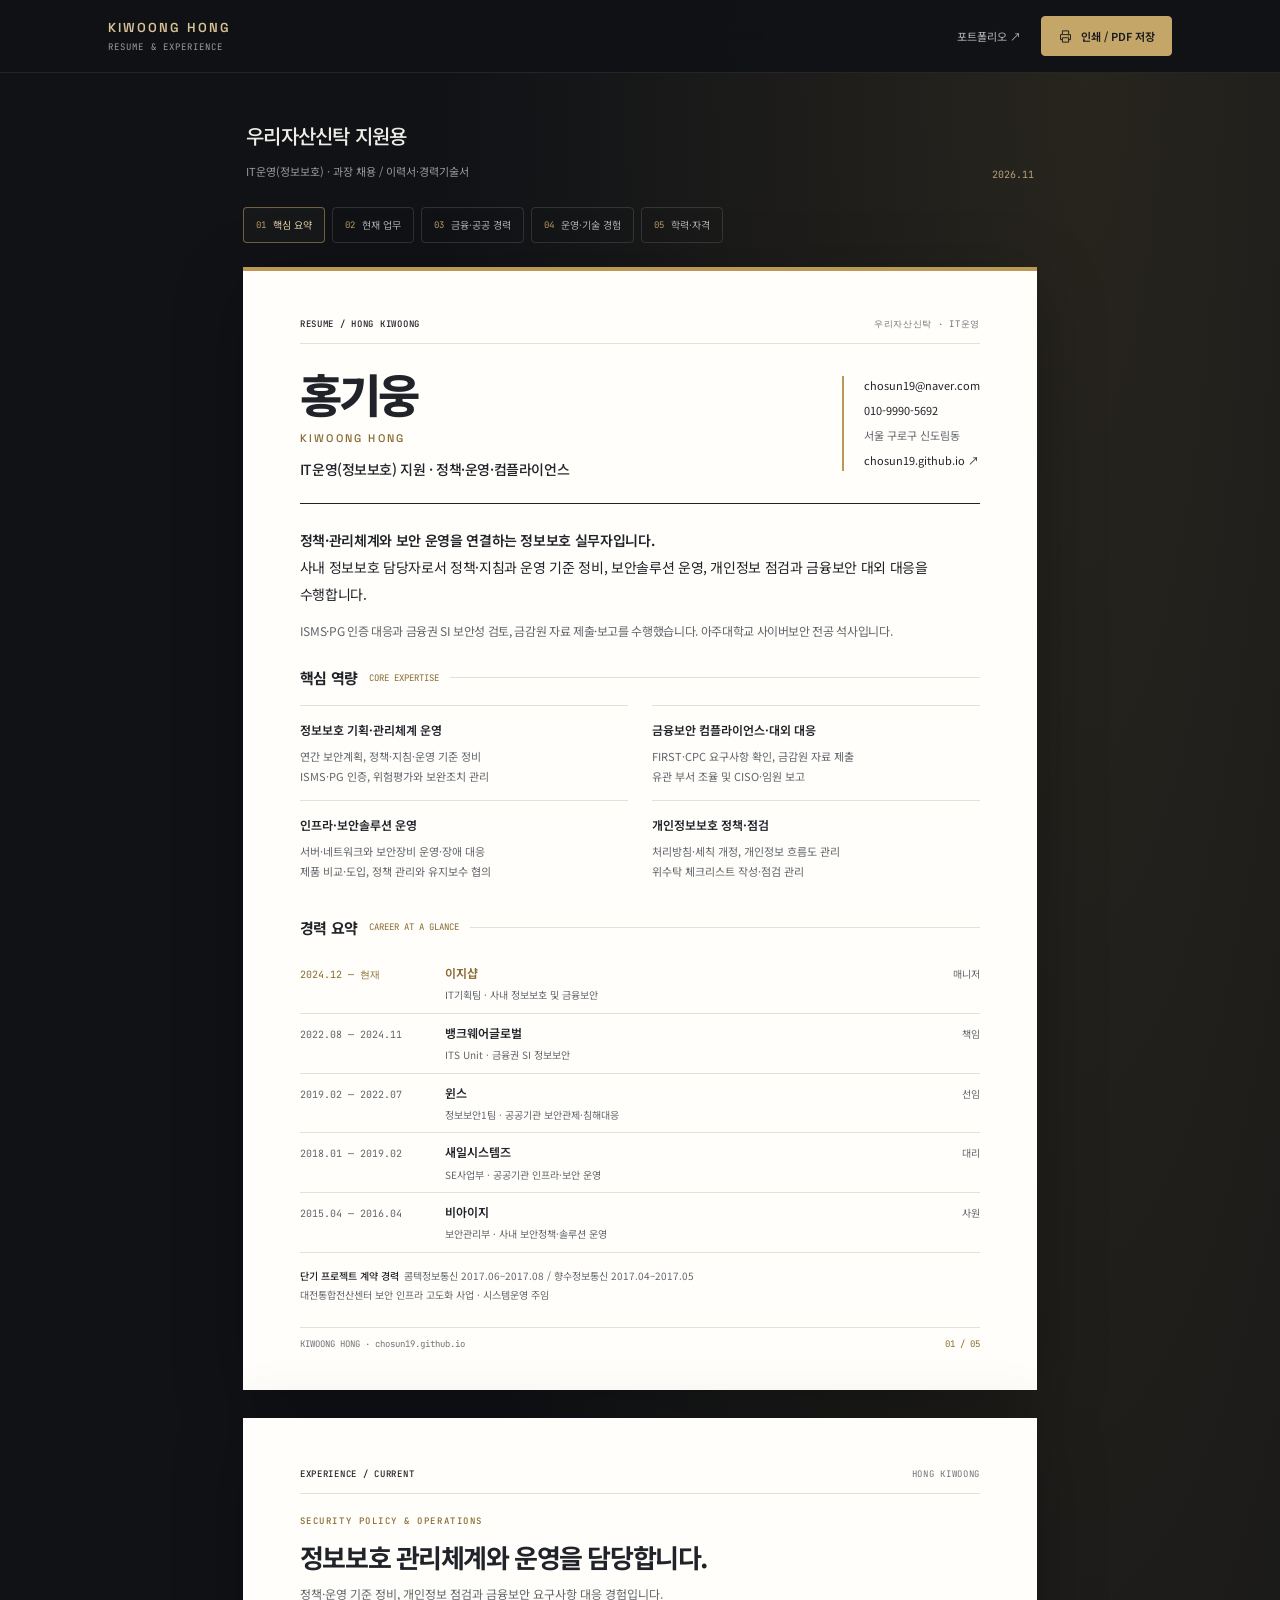
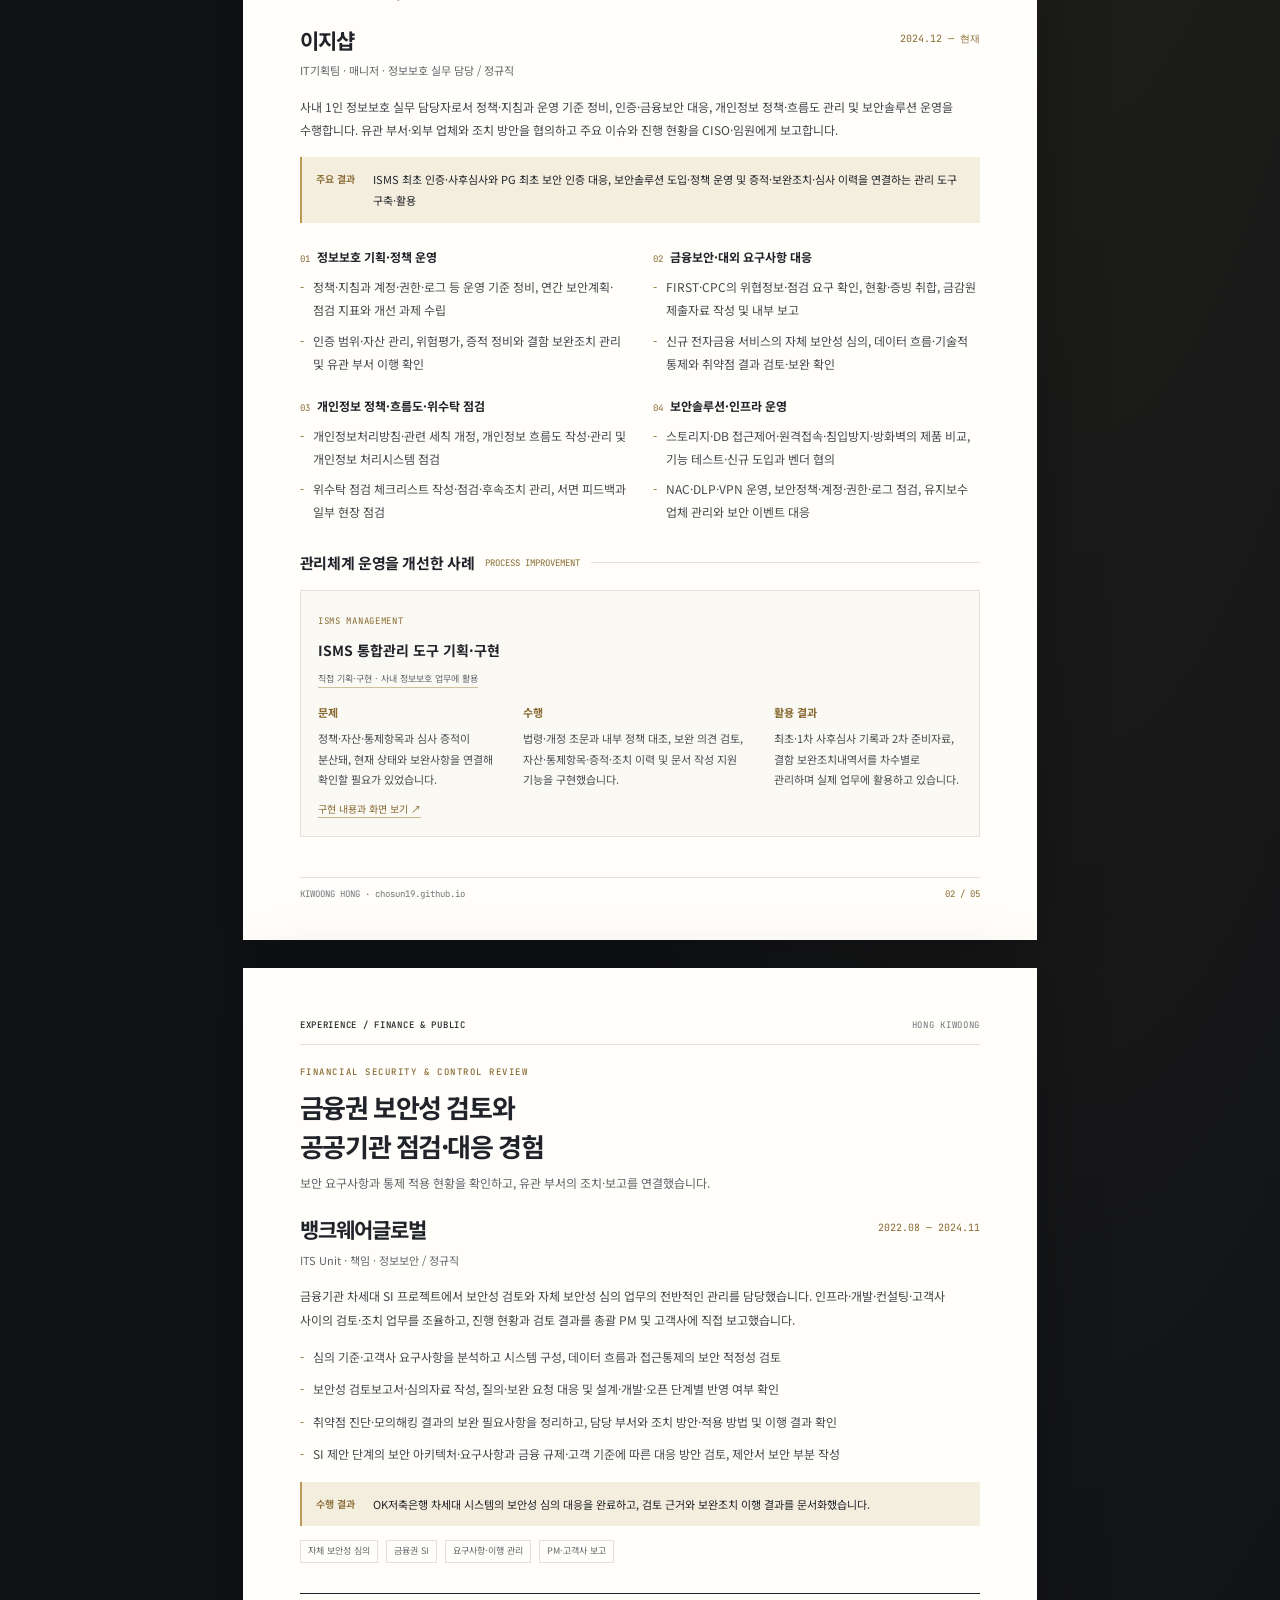
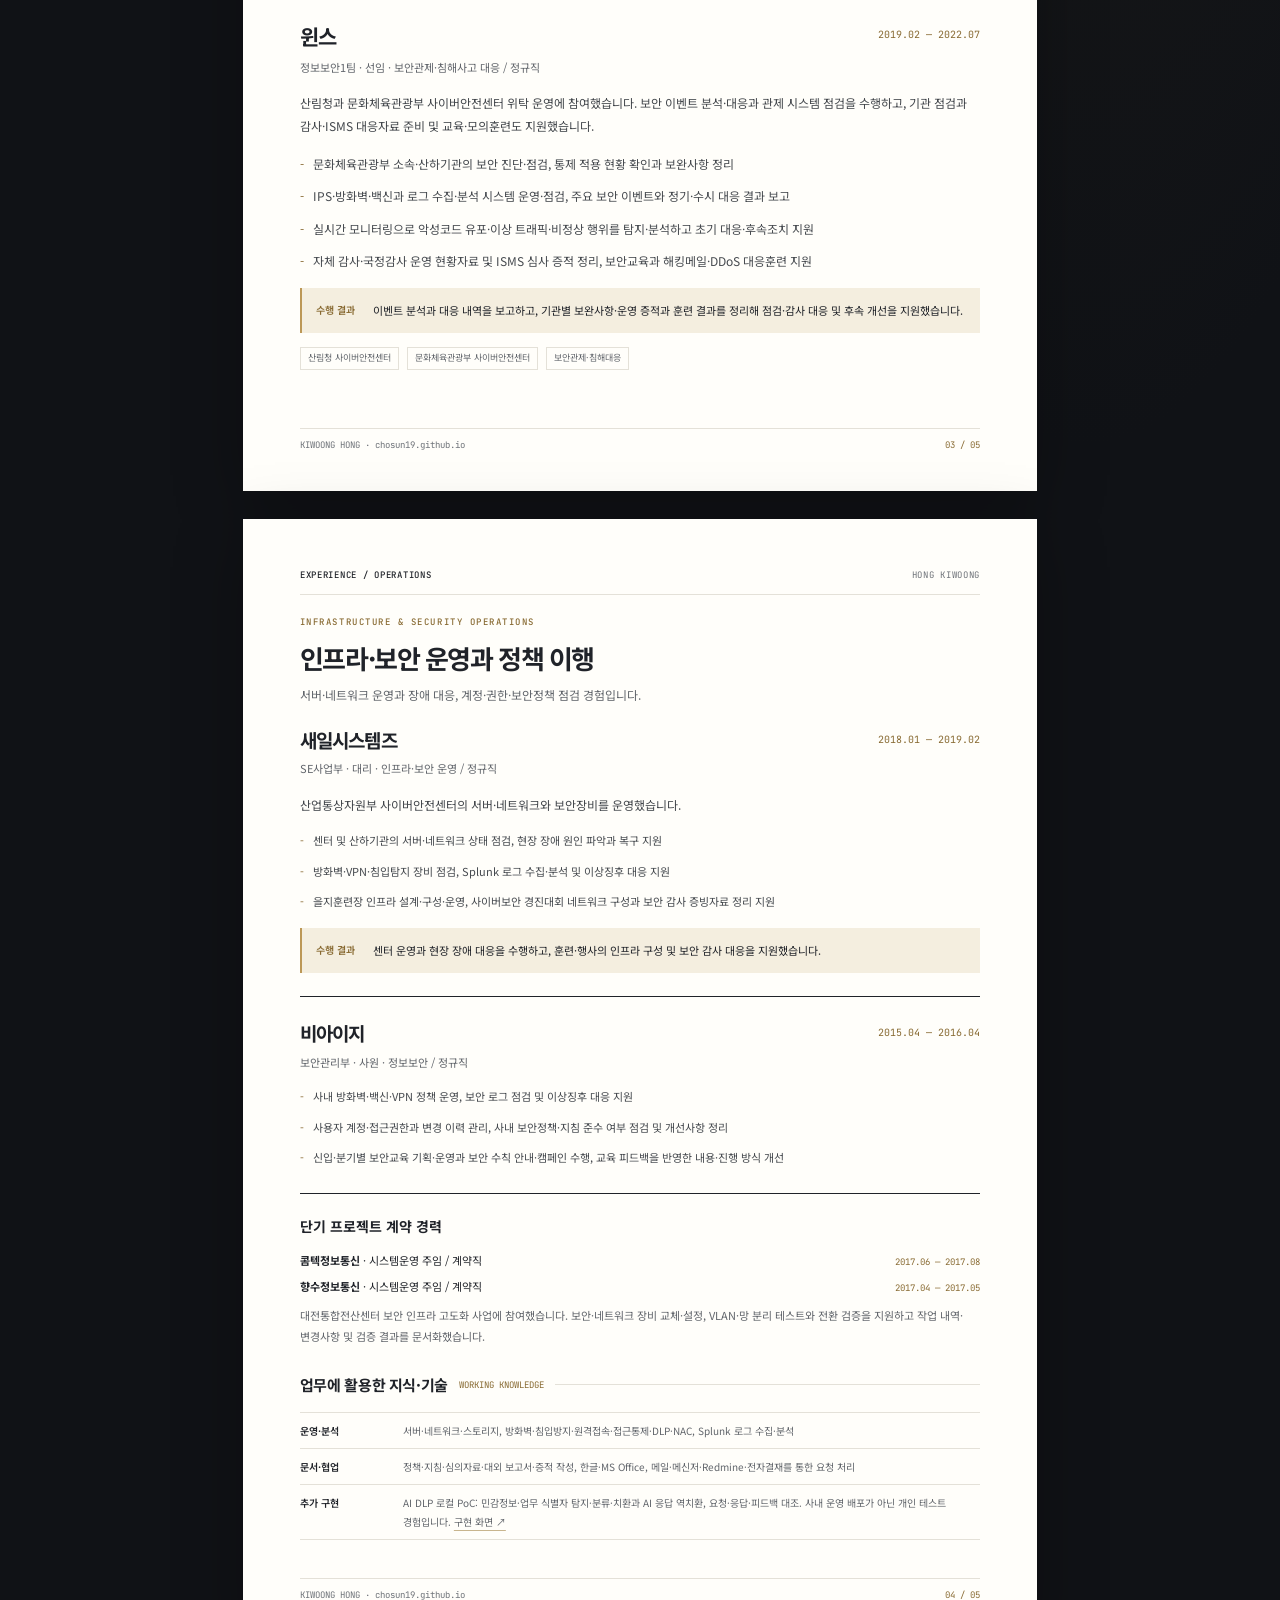
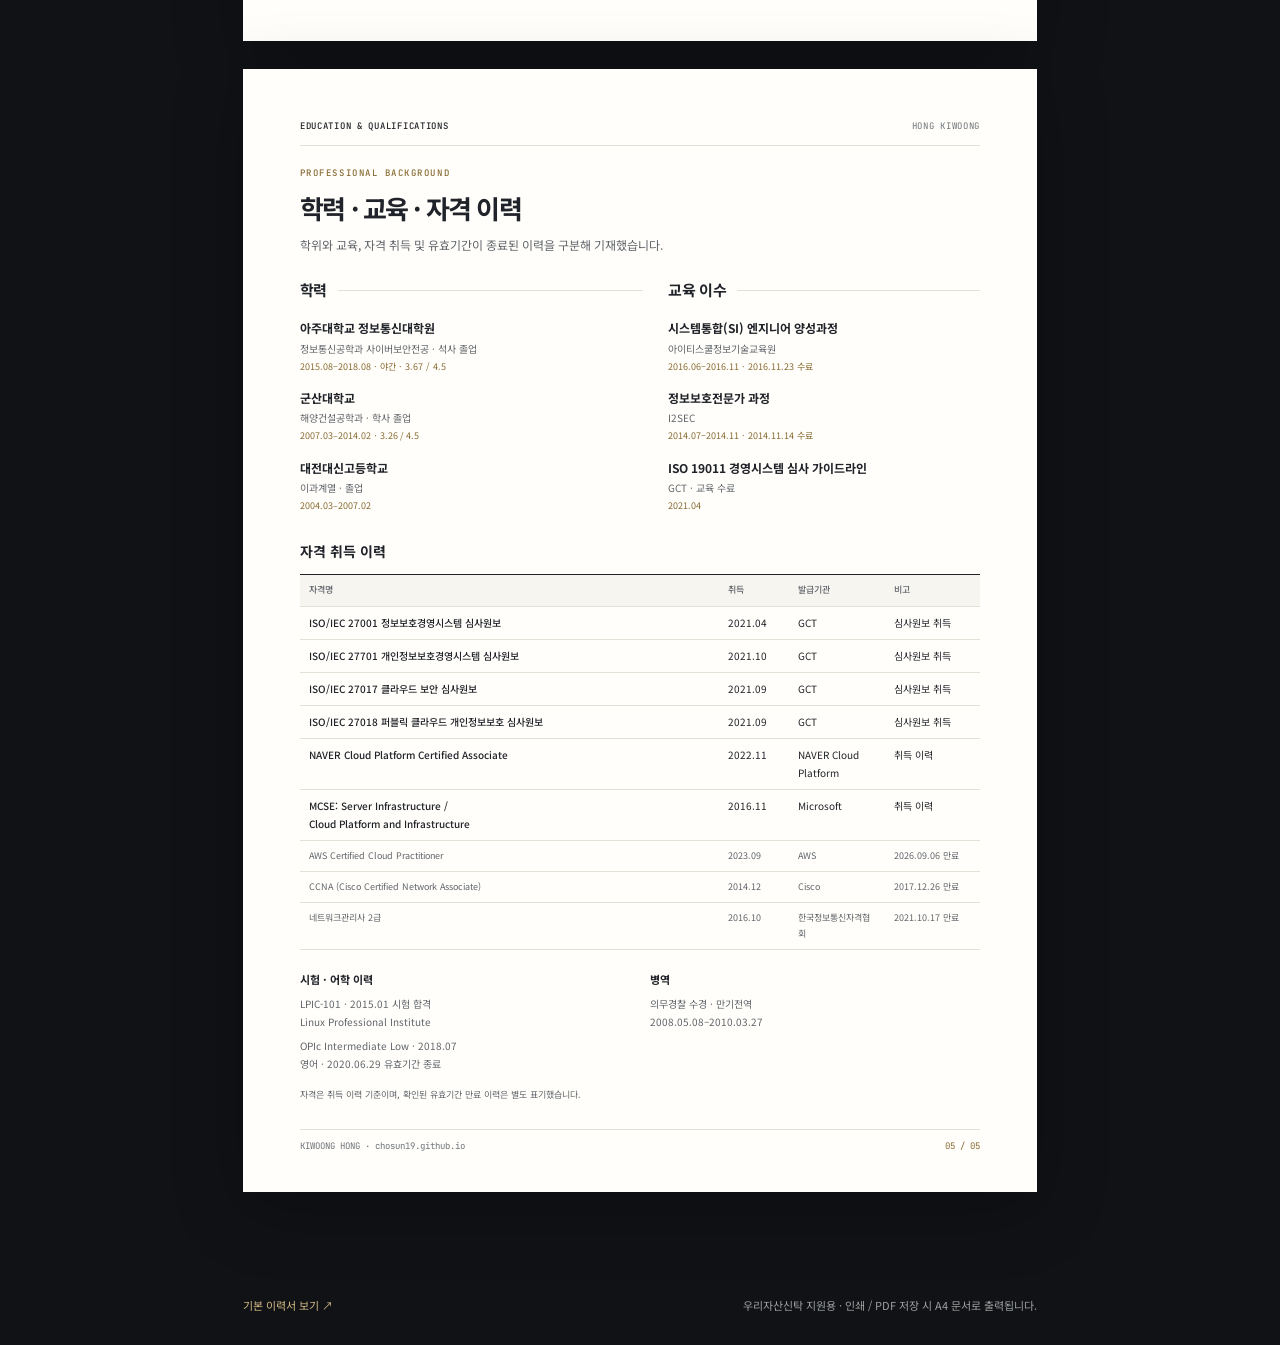
<file: resume-woori.html>
<!DOCTYPE html>
<html lang="ko">
<head>
    <meta charset="UTF-8">
    <meta name="viewport" content="width=device-width, initial-scale=1">
    <meta name="theme-color" content="#101216">
    <meta name="description" content="홍기웅의 우리자산신탁 IT운영(정보보호) 지원용 이력서·경력기술서. 정보보호 정책·관리체계 운영, 개인정보 정책·흐름도·위수탁 점검, 보안솔루션 운영과 금융보안 대외 대응 경험을 정리했습니다.">
    <meta name="robots" content="noindex, nofollow">
    <title>홍기웅 | 우리자산신탁 IT운영 지원 이력서·경력기술서</title>
    <link rel="canonical" href="https://chosun19.github.io/resume-woori.html">
    <link rel="preconnect" href="https://fonts.googleapis.com">
    <link rel="preconnect" href="https://fonts.gstatic.com" crossorigin>
    <link href="https://fonts.googleapis.com/css2?family=Space+Grotesk:wght@400;500;600;700&family=JetBrains+Mono:wght@400;500&family=Noto+Sans+KR:wght@400;500;600;700;800&display=swap" rel="stylesheet">
    <style>
        :root {
            color-scheme: light;
            --canvas: #101216;
            --paper: #fffefa;
            --ink: #202329;
            --muted: #61656b;
            --quiet: #6f7379;
            --gold: #bc9857;
            --gold-dark: #886a32;
            --gold-pale: #f4eedf;
            --line: #e4e1d8;
            --wash: #f6f5f0;
            --body-font: 'Noto Sans KR', sans-serif;
            --display-font: 'Space Grotesk', 'Noto Sans KR', sans-serif;
            --mono-font: 'JetBrains Mono', monospace;
        }
        *, *::before, *::after { box-sizing: border-box; }
        html { scroll-behavior: smooth; scroll-padding-top: 100px; }
        body { margin: 0; color: var(--ink); background: radial-gradient(ellipse at 85% 0, #28251e 0, transparent 42%), var(--canvas); font-family: var(--body-font); font-size: 13px; line-height: 1.85; -webkit-font-smoothing: antialiased; }
        h1, h2, h3, h4, p, ul, ol, dl, dd, figure { margin: 0; }
        h1, h2, h3, h4 { word-break: keep-all; }
        a { color: inherit; text-decoration-color: #c8b58e; text-underline-offset: 4px; }
        a:hover { color: var(--gold-dark); }
        button { font: inherit; }
        a:focus-visible, button:focus-visible { outline: 2px solid var(--gold); outline-offset: 5px; }
        .skip-link { position: fixed; top: -70px; left: 20px; z-index: 20; padding: 12px 18px; color: var(--ink); background: var(--paper); }
        .skip-link:focus { top: 10px; }
        .screen-bar { position: sticky; top: 0; z-index: 10; border-bottom: 1px solid #ffffff15; background: #101216ed; backdrop-filter: blur(18px); color: #dddcd6; }
        .bar-inner { max-width: 1120px; margin: auto; min-height: 72px; padding: 14px 28px; display: flex; align-items: center; justify-content: space-between; gap: 24px; }
        .wordmark { font: 600 13px var(--display-font); letter-spacing: .16em; color: #d8c398; text-decoration: none; }
        .wordmark span { display: block; margin-top: 5px; color: #9c9e9e; font: 9px var(--mono-font); letter-spacing: .12em; }
        .bar-actions { display: flex; align-items: center; gap: 20px; }
        .portfolio-link { color: #b8bab8; font-size: 11px; text-decoration: none; }
        .portfolio-link:hover { color: #e2cc9f; }
        .print-button { display: inline-flex; justify-content: center; align-items: center; gap: 8px; min-height: 40px; padding: 9px 16px; border: 1px solid #c4a668; border-radius: 4px; background: #c4a668; color: #17191b; font-size: 11px; font-weight: 600; cursor: pointer; }
        .print-button:hover { background: #d5b77b; }
        .print-button:disabled { cursor: wait; opacity: .6; }
        .screen-intro { max-width: 210mm; margin: 44px auto 26px; display: flex; align-items: end; justify-content: space-between; gap: 24px; padding: 0 3px; color: #eeede7; }
        .screen-intro h2 { font-size: 20px; font-weight: 500; letter-spacing: -.04em; }
        .screen-intro p { margin-top: 7px; color: #979b9d; font-size: 11px; }
        .edition { color: #b7a17b; font: 10px var(--mono-font); white-space: nowrap; }
        .section-nav { display: flex; flex-wrap: wrap; gap: 7px; max-width: 210mm; margin: 0 auto 24px; }
        .section-nav a { display: inline-flex; align-items: center; gap: 7px; min-height: 36px; padding: 7px 12px; border: 1px solid #ffffff20; border-radius: 4px; color: #aeb0af; font-size: 10px; text-decoration: none; }
        .section-nav a span { color: #b99b63; font: 9px var(--mono-font); }
        .section-nav a:hover, .section-nav a[aria-current="location"] { border-color: #ba995d90; color: #e3cfaa; background: #ba995d0b; }
        .document { padding-bottom: 70px; }
        .resume-page { position: relative; width: 210mm; min-height: 297mm; margin: 0 auto 28px; padding: 13mm 15mm 21mm; background: var(--paper); box-shadow: 0 16px 64px #0004; }
        .resume-page:first-child { border-top: 4px solid var(--gold); padding-top: 12mm; }
        .running-head { display: flex; align-items: center; justify-content: space-between; gap: 16px; padding-bottom: 12px; border-bottom: 1px solid var(--line); color: var(--quiet); font: 9px/1.6 var(--mono-font); letter-spacing: .08em; }
        .running-head strong { color: var(--ink); font-weight: 500; }
        .page-heading { padding: 20px 0; }
        .eyebrow { display: block; color: var(--gold-dark); font: 500 9px/1.7 var(--mono-font); letter-spacing: .17em; text-transform: uppercase; }
        .page-heading h2 { margin-top: 7px; font-size: 26px; font-weight: 700; letter-spacing: -.055em; line-height: 1.5; }
        .page-heading p { margin-top: 7px; font-size: 12px; color: var(--muted); word-break: keep-all; }
        .page-footer { position: absolute; bottom: 10mm; left: 15mm; right: 15mm; display: flex; align-items: center; justify-content: space-between; gap: 16px; border-top: 1px solid var(--line); padding-top: 9px; color: var(--quiet); font: 9px/1.7 var(--mono-font); }
        .page-footer a { text-decoration: none; }
        .page-footer span { color: var(--gold-dark); }
        .identity { display: grid; grid-template-columns: 1fr auto; gap: 30px; align-items: center; padding: 20px 0; border-bottom: 1px solid var(--ink); }
        .identity h1 { font-size: 46px; line-height: 1.3; font-weight: 800; letter-spacing: -.065em; }
        .english-name { margin-top: 7px; color: var(--gold-dark); font: 500 11px var(--display-font); letter-spacing: .2em; }
        .job-title { margin-top: 12px; font-size: 14px; font-weight: 500; letter-spacing: -.03em; }
        .contact { display: grid; gap: 5px; padding-left: 20px; border-left: 2px solid var(--gold); font-size: 11px; line-height: 1.8; }
        .contact a { text-decoration: none; }
        .contact .address { color: var(--muted); }
        .profile-copy { padding: 23px 0 22px; font-size: 14px; line-height: 1.95; letter-spacing: -.025em; word-break: keep-all; }
        .profile-copy strong { font-weight: 600; }
        .profile-copy p + p { margin-top: 10px; font-size: 12px; color: var(--muted); }
        .section-heading { display: flex; align-items: center; gap: 11px; margin-bottom: 13px; }
        .section-heading h2, .section-heading h3 { font-size: 15px; font-weight: 700; letter-spacing: -.025em; }
        .section-heading::after { content: ''; flex: 1; height: 1px; background: var(--line); }
        .section-heading > span { color: var(--gold-dark); font: 9px var(--mono-font); }
        .competencies { display: grid; grid-template-columns: 1fr 1fr; gap: 0 24px; padding: 0 0 19px; }
        .competency { padding: 13px 0; border-top: 1px solid var(--line); }
        .competency h3 { font-size: 12px; font-weight: 600; }
        .competency p { margin-top: 5px; font-size: 11px; line-height: 1.85; color: var(--muted); word-break: keep-all; }
        .career-summary { list-style: none; padding: 0; }
        .career-summary li { display: grid; grid-template-columns: 132px 1fr auto; gap: 13px; align-items: baseline; padding: 8px 0; border-bottom: 1px solid var(--line); font-size: 11px; }
        .career-summary .period { font: 10px/1.7 var(--mono-font); color: var(--muted); white-space: nowrap; }
        .career-summary strong { font-size: 12px; font-weight: 600; }
        .career-summary small { display: block; color: var(--muted); font-size: 10px; margin-top: 2px; }
        .career-summary .position { color: var(--muted); font-size: 10px; white-space: nowrap; }
        .current-row .period, .current-row strong { color: var(--gold-dark); }
        .contract-summary { padding-top: 13px; font-size: 10px; line-height: 1.9; color: var(--muted); word-break: keep-all; }
        .contract-summary strong { margin-right: 5px; color: var(--ink); font-weight: 500; }
        .role-heading { display: flex; align-items: start; justify-content: space-between; gap: 20px; margin-bottom: 14px; }
        .role-heading h3 { font-size: 21px; font-weight: 700; letter-spacing: -.045em; line-height: 1.5; }
        .role-heading p { margin-top: 4px; font-size: 11px; color: var(--muted); }
        .role-heading time, .role-period { display: block; padding-top: 5px; color: var(--gold-dark); font: 10px/1.8 var(--mono-font); white-space: nowrap; }
        .role-summary { font-size: 12px; line-height: 1.95; color: #42464b; word-break: keep-all; }
        .outcome { margin-top: 16px; display: grid; grid-template-columns: 45px 1fr; gap: 12px; padding: 12px 14px; border-left: 2px solid var(--gold); background: var(--gold-pale); font-size: 11px; line-height: 1.9; word-break: keep-all; }
        .outcome strong { font-size: 10px; font-weight: 600; color: var(--gold-dark); }
        .scope-grid { display: grid; grid-template-columns: 1fr 1fr; gap: 19px 25px; margin: 23px 0 25px; }
        .scope h3 { font-size: 12px; margin-bottom: 8px; font-weight: 700; }
        .scope h3 span { margin-right: 7px; color: var(--gold-dark); font: 9px var(--mono-font); }
        .dash-list { list-style: none; padding: 0; display: grid; gap: 8px; }
        .dash-list li { position: relative; padding-left: 13px; font-size: 12px; line-height: 1.9; color: #464a4f; word-break: keep-all; overflow-wrap: anywhere; }
        .dash-list li::before { content: '-'; position: absolute; left: 0; top: 0; color: var(--gold-dark); }
        .build-grid { display: grid; grid-template-columns: 1fr 1fr; gap: 18px; }
        .build-card { padding: 16px 17px; border: 1px solid var(--line); background: #faf9f4; }
        .build-type { color: var(--gold-dark); font: 9px var(--mono-font); letter-spacing: .08em; }
        .build-card h4 { margin-top: 7px; font-size: 14px; font-weight: 700; }
        .build-card .build-status { display: inline-block; margin: 7px 0 9px; color: var(--muted); font-size: 9px; border-bottom: 1px solid #cbbf9e; }
        .build-card p { font-size: 11px; line-height: 1.9; color: #4b4f54; word-break: keep-all; }
        .build-card p + p { margin-top: 8px; }
        .build-card a { display: inline-block; margin-top: 10px; color: var(--gold-dark); font-size: 10px; }
        .case-sequence { display: grid; grid-template-columns: 1fr 1.25fr 1fr; gap: 17px; margin-top: 5px; }
        .case-sequence h4 { margin: 0 0 5px; font-size: 11px; color: var(--gold-dark); }
        .case-sequence p { font-size: 11px; }
        .work-entry + .work-entry { margin-top: 30px; padding-top: 27px; border-top: 1px solid var(--ink); }
        .work-entry > .dash-list { margin-top: 14px; gap: 9px; }
        .work-entry > .dash-list li { font-size: 12px; line-height: 1.95; }
        .context-line { margin-top: 14px; display: flex; flex-wrap: wrap; gap: 5px 8px; }
        .context-line span { display: inline-block; padding: 2px 7px; border: 1px solid var(--line); font-size: 9px; color: var(--muted); }
        .compact-work .role-heading h3 { font-size: 19px; }
        .compact-work .dash-list li { font-size: 11px; }
        .compact-work + .compact-work { margin-top: 23px; padding-top: 22px; }
        .short-contracts { margin-top: 25px; padding-top: 20px; border-top: 1px solid var(--ink); }
        .short-contracts h3 { font-size: 14px; font-weight: 700; }
        .contract-rows { margin-top: 10px; display: grid; gap: 5px; }
        .contract-row { display: flex; align-items: baseline; justify-content: space-between; gap: 14px; font-size: 11px; }
        .contract-row .role-period { padding: 0; font-size: 9px; }
        .short-contracts > p { margin-top: 9px; color: var(--muted); font-size: 11px; line-height: 1.9; word-break: keep-all; }
        .skill-lines { margin-top: 24px; }
        .skill-lines dl { border-top: 1px solid var(--line); }
        .skill-lines dl > div { display: grid; grid-template-columns: 89px 1fr; gap: 14px; padding: 8px 0; border-bottom: 1px solid var(--line); font-size: 10px; line-height: 1.9; }
        .skill-lines dt { font-weight: 600; }
        .skill-lines dd { color: var(--muted); word-break: keep-all; }
        .background-grid { display: grid; grid-template-columns: 1.1fr 1fr; gap: 25px; margin-bottom: 25px; }
        .background-entry + .background-entry { margin-top: 12px; }
        .background-entry h3 { font-size: 12px; line-height: 1.8; }
        .background-entry p { font-size: 10px; color: var(--muted); line-height: 1.9; }
        .background-entry .meta { color: var(--gold-dark); font-size: 9px; }
        .credentials { width: 100%; border-collapse: collapse; font-size: 10px; line-height: 1.8; table-layout: fixed; }
        .credentials caption { text-align: left; padding-bottom: 10px; font-size: 14px; font-weight: 700; }
        .credentials th { padding: 7px 9px; text-align: left; background: var(--wash); border-top: 1px solid var(--ink); border-bottom: 1px solid var(--line); color: var(--muted); font-size: 9px; font-weight: 500; }
        .credentials td { padding: 7px 9px; border-bottom: 1px solid var(--line); vertical-align: top; word-break: keep-all; overflow-wrap: anywhere; }
        .credentials td:first-child { font-weight: 500; }
        .credentials .cert-date { width: 70px; }
        .credentials .cert-org { width: 96px; }
        .credentials .cert-status { width: 95px; }
        .credentials .history td { color: var(--muted); font-size: 9px; }
        .credentials .history td:first-child { font-weight: 400; }
        .qualification-notes { display: grid; grid-template-columns: 1fr 1fr; gap: 20px; margin-top: 19px; }
        .qualification-notes h3 { font-size: 11px; }
        .qualification-notes p { margin-top: 5px; font-size: 10px; line-height: 1.85; color: var(--muted); }
        .record-note { margin-top: 12px; color: var(--muted); font-size: 9px; line-height: 1.95; word-break: keep-all; }
        .screen-bottom { max-width: 210mm; margin: 0 auto; padding: 5px 0 30px; display: flex; justify-content: space-between; gap: 20px; color: #9da09e; font-size: 11px; }
        .screen-bottom a { color: #d1b984; text-decoration: none; }
        .print-hint { color: #8f9495; }
        @media (prefers-reduced-motion: no-preference) {
            .document { animation: document-in .65s ease-out both; }
            @keyframes document-in { from { opacity: 0; transform: translateY(12px); } to { opacity: 1; transform: none; } }
        }
        @media (max-width: 880px) {
            .screen-intro, .section-nav, .screen-bottom { margin-left: 24px; margin-right: 24px; }
            .resume-page { width: calc(100% - 48px); min-height: 0; padding: 36px 38px 73px; }
            .resume-page:first-child { padding-top: 34px; }
            .page-footer { left: 38px; right: 38px; bottom: 24px; }
        }
        @media (max-width: 600px) {
            html { scroll-padding-top: 90px; }
            .bar-inner { min-height: 66px; padding: 12px 17px; gap: 12px; }
            .wordmark { font-size: 10px; letter-spacing: .1em; }
            .wordmark span { font-size: 8px; }
            .bar-actions { gap: 12px; }
            .portfolio-link { font-size: 10px; }
            .print-button { min-height: 38px; padding: 8px 10px; font-size: 10px; }
            .print-button svg { display: none; }
            .screen-intro { margin: 30px 18px 19px; align-items: start; }
            .screen-intro h2 { font-size: 18px; }
            .screen-intro p { max-width: 225px; font-size: 10px; }
            .edition { padding-top: 5px; font-size: 9px; }
            .section-nav { margin: 0 18px 20px; gap: 6px; }
            .section-nav a { font-size: 10px; padding: 6px 9px; }
            .resume-page { width: calc(100% - 24px); margin-bottom: 18px; padding: 26px 23px 65px; }
            .resume-page:first-child { padding-top: 24px; }
            .running-head { gap: 10px; font-size: 8px; letter-spacing: .02em; }
            .running-head > span { text-align: right; }
            .identity { grid-template-columns: 1fr; gap: 22px; padding: 23px 0; }
            .identity h1 { font-size: 40px; }
            .job-title { font-size: 13px; margin-top: 12px; }
            .contact { padding-left: 13px; font-size: 11px; }
            .profile-copy { font-size: 13px; padding: 22px 0; }
            .profile-copy p + p { font-size: 11px; }
            .competencies, .scope-grid, .build-grid, .background-grid, .qualification-notes { grid-template-columns: 1fr; }
            .competencies { gap: 0; }
            .competency { padding: 12px 0; }
            .competency h3 { font-size: 13px; }
            .competency p { font-size: 12px; }
            .career-summary li { grid-template-columns: 1fr auto; gap: 4px 10px; padding: 12px 0; }
            .career-summary .period { grid-column: 1 / -1; font-size: 9px; }
            .career-summary strong { font-size: 13px; }
            .career-summary small { font-size: 11px; }
            .career-summary .position { font-size: 10px; }
            .contract-summary { font-size: 11px; }
            .page-heading { padding: 22px 0; }
            .page-heading h2 { font-size: 24px; }
            .page-heading p { font-size: 12px; }
            .role-heading { flex-direction: column; gap: 6px; }
            .role-heading h3 { font-size: 21px; }
            .role-heading p { font-size: 12px; }
            .role-period { padding-top: 0; }
            .role-summary { font-size: 12px; }
            .scope-grid { gap: 20px; }
            .scope h3 { font-size: 13px; }
            .dash-list li, .compact-work .dash-list li { font-size: 12px; }
            .outcome { grid-template-columns: 1fr; gap: 4px; padding: 12px 13px; font-size: 12px; }
            .outcome strong { font-size: 11px; }
            .build-card { padding: 17px; }
            .build-card p { font-size: 12px; }
            .build-card .build-status, .build-card a { font-size: 11px; }
            .case-sequence { grid-template-columns: 1fr; gap: 14px; }
            .case-sequence h4, .case-sequence p { font-size: 12px; }
            .contract-row { flex-direction: column; gap: 0; font-size: 12px; }
            .contract-row + .contract-row { margin-top: 7px; }
            .short-contracts > p { font-size: 12px; }
            .skill-lines dl > div { grid-template-columns: 1fr; gap: 2px; font-size: 11px; padding: 11px 0; }
            .background-grid { gap: 24px; }
            .background-entry h3 { font-size: 13px; }
            .background-entry p, .background-entry .meta { font-size: 11px; }
            .credentials, .credentials tbody, .credentials tr, .credentials td { display: block; width: 100%; }
            .credentials caption { display: block; padding-bottom: 11px; font-size: 15px; }
            .credentials thead { display: none; }
            .credentials tbody { border-top: 1px solid var(--ink); }
            .credentials tr { display: grid; grid-template-columns: 1fr auto; gap: 3px 10px; padding: 12px 0; border-bottom: 1px solid var(--line); }
            .credentials td { padding: 0; border: 0; font-size: 11px; line-height: 1.85; }
            .credentials td:first-child { grid-column: 1 / -1; font-size: 12px; font-weight: 600; }
            .credentials td:nth-child(2) { grid-column: 1; color: var(--muted); }
            .credentials td:nth-child(3) { grid-column: 1; color: var(--muted); }
            .credentials td:nth-child(4) { grid-column: 2; grid-row: 2 / 4; align-self: end; text-align: right; color: var(--gold-dark); }
            .credentials .history td { font-size: 11px; }
            .credentials .history td:first-child { font-size: 12px; }
            .qualification-notes { gap: 18px; }
            .qualification-notes h3 { font-size: 12px; }
            .qualification-notes p, .record-note { font-size: 11px; }
            .page-footer { left: 23px; right: 23px; bottom: 21px; font-size: 8px; gap: 10px; }
            .screen-bottom { margin: 0 21px; flex-direction: column; gap: 9px; font-size: 10px; }
            .document { padding-bottom: 30px; }
        }
        @page { size: A4; margin: 0; }
        @media print {
            html { scroll-behavior: auto; }
            body { background: #fff; font-size: 10pt; -webkit-print-color-adjust: exact; print-color-adjust: exact; }
            .screen-bar, .screen-intro, .section-nav, .screen-bottom, .skip-link, noscript { display: none !important; }
            .document { padding: 0; animation: none; }
            .resume-page { width: 210mm; min-height: 297mm; margin: 0; padding: 13mm 15mm 21mm; border: 0; background: #fff; box-shadow: none; break-after: page; }
            .resume-page:first-child { border-top: 4px solid var(--gold); padding-top: 12mm; }
            .resume-page:last-child { break-after: auto; }
            .page-footer { position: absolute; left: 15mm; right: 15mm; bottom: 10mm; }
            .work-entry, .scope, .build-card, .background-entry, .credentials tr, .outcome { break-inside: avoid; }
            a { text-decoration: none; }
            a[href]::after { content: none !important; }
            h2, h3, h4 { break-after: avoid; }
            p, li { orphans: 2; widows: 2; }
        }
        @media (prefers-reduced-motion: reduce) { html { scroll-behavior: auto; } }
    </style>
</head>
<body>
    <a class="skip-link" href="#resume">이력서 본문으로 이동</a>
    <header class="screen-bar">
        <div class="bar-inner">
            <a class="wordmark" href="#resume">KIWOONG HONG<span>RESUME &amp; EXPERIENCE</span></a>
            <div class="bar-actions">
                <a class="portfolio-link" href="./">포트폴리오 ↗</a>
                <button class="print-button" id="print-resume" type="button" aria-label="이력서와 경력기술서 인쇄 또는 PDF 저장">
                    <svg width="15" height="15" viewBox="0 0 24 24" fill="none" stroke="currentColor" stroke-width="1.5" aria-hidden="true"><path d="M7 8V3h10v5M7 17H4V9h16v8h-3M7 14h10v7H7z"/><path d="M16 11h1"/></svg>
                    인쇄 / PDF 저장
                </button>
            </div>
        </div>
    </header>
    <div class="screen-intro">
        <div><h2>우리자산신탁 지원용</h2><p>IT운영(정보보호) · 과장 채용 / 이력서·경력기술서</p></div>
        <span class="edition">2026.11</span>
    </div>
    <nav class="section-nav" aria-label="문서 목차">
        <a href="#resume" aria-current="location"><span>01</span> 핵심 요약</a>
        <a href="#current"><span>02</span> 현재 업무</a>
        <a href="#finance-public"><span>03</span> 금융·공공 경력</a>
        <a href="#operations"><span>04</span> 운영·기술 경험</a>
        <a href="#qualifications"><span>05</span> 학력·자격</a>
    </nav>
    <noscript><p class="print-hint">브라우저의 인쇄 기능(Ctrl + P)으로 문서를 PDF로 저장할 수 있습니다.</p></noscript>

    <main class="document" aria-label="우리자산신탁 IT운영 지원용 홍기웅 이력서 및 경력기술서">
        <section class="resume-page" id="resume" aria-labelledby="candidate-name">
            <div class="running-head"><strong>RESUME / HONG KIWOONG</strong><span>우리자산신탁 · IT운영</span></div>
            <header class="identity">
                <div><h1 id="candidate-name">홍기웅</h1><p class="english-name">KIWOONG HONG</p><p class="job-title">IT운영(정보보호) 지원 · 정책·운영·컴플라이언스</p></div>
                <address class="contact" style="font-style: normal">
                    <a href="mailto:chosun19@naver.com">chosun19@naver.com</a>
                    <a href="tel:01099905692">010-9990-5692</a>
                    <span class="address">서울 구로구 신도림동</span>
                    <a href="https://chosun19.github.io/">chosun19.github.io ↗</a>
                </address>
            </header>
            <div class="profile-copy">
                <p><strong>정책·관리체계와 보안 운영을 연결하는 정보보호 실무자입니다.</strong><br>사내 정보보호 담당자로서 정책·지침과 운영 기준 정비, 보안솔루션 운영, 개인정보 점검과 금융보안 대외 대응을 수행합니다.</p>
                <p>ISMS·PG 인증 대응과 금융권 SI 보안성 검토, 금감원 자료 제출·보고를 수행했습니다. 아주대학교 사이버보안 전공 석사입니다.</p>
            </div>
            <div class="section-heading"><h2>핵심 역량</h2><span>CORE EXPERTISE</span></div>
            <div class="competencies">
                <article class="competency"><h3>정보보호 기획·관리체계 운영</h3><p>연간 보안계획, 정책·지침·운영 기준 정비<br>ISMS·PG 인증, 위험평가와 보완조치 관리</p></article>
                <article class="competency"><h3>금융보안 컴플라이언스·대외 대응</h3><p>FIRST·CPC 요구사항 확인, 금감원 자료 제출<br>유관 부서 조율 및 CISO·임원 보고</p></article>
                <article class="competency"><h3>인프라·보안솔루션 운영</h3><p>서버·네트워크와 보안장비 운영·장애 대응<br>제품 비교·도입, 정책 관리와 유지보수 협의</p></article>
                <article class="competency"><h3>개인정보보호 정책·점검</h3><p>처리방침·세칙 개정, 개인정보 흐름도 관리<br>위수탁 체크리스트 작성·점검 관리</p></article>
            </div>
            <div class="section-heading"><h2>경력 요약</h2><span>CAREER AT A GLANCE</span></div>
            <ol class="career-summary">
                <li class="current-row"><span class="period">2024.12 — 현재</span><div><strong>이지샵</strong><small>IT기획팀 · 사내 정보보호 및 금융보안</small></div><span class="position">매니저</span></li>
                <li><span class="period">2022.08 — 2024.11</span><div><strong>뱅크웨어글로벌</strong><small>ITS Unit · 금융권 SI 정보보안</small></div><span class="position">책임</span></li>
                <li><span class="period">2019.02 — 2022.07</span><div><strong>윈스</strong><small>정보보안1팀 · 공공기관 보안관제·침해대응</small></div><span class="position">선임</span></li>
                <li><span class="period">2018.01 — 2019.02</span><div><strong>새일시스템즈</strong><small>SE사업부 · 공공기관 인프라·보안 운영</small></div><span class="position">대리</span></li>
                <li><span class="period">2015.04 — 2016.04</span><div><strong>비아이지</strong><small>보안관리부 · 사내 보안정책·솔루션 운영</small></div><span class="position">사원</span></li>
            </ol>
            <p class="contract-summary"><strong>단기 프로젝트 계약 경력</strong>콤텍정보통신 2017.06–2017.08 / 향수정보통신 2017.04–2017.05<br>대전통합전산센터 보안 인프라 고도화 사업 · 시스템운영 주임</p>
            <footer class="page-footer"><a href="https://chosun19.github.io/">KIWOONG HONG · chosun19.github.io</a><span>01 / 05</span></footer>
        </section>

        <section class="resume-page" id="current" aria-labelledby="current-title">
            <div class="running-head"><strong>EXPERIENCE / CURRENT</strong><span>HONG KIWOONG</span></div>
            <header class="page-heading"><span class="eyebrow">Security Policy &amp; Operations</span><h2 id="current-title">정보보호 관리체계와 운영을 담당합니다.</h2><p>정책·운영 기준 정비, 개인정보 점검과 금융보안 요구사항 대응 경험입니다.</p></header>
            <div class="role-heading"><div><h3>이지샵</h3><p>IT기획팀 · 매니저 · 정보보호 실무 담당 / 정규직</p></div><span class="role-period">2024.12 — 현재</span></div>
            <p class="role-summary">사내 1인 정보보호 실무 담당자로서 정책·지침과 운영 기준 정비, 인증·금융보안 대응, 개인정보 정책·흐름도 관리 및 보안솔루션 운영을 수행합니다. 유관 부서·외부 업체와 조치 방안을 협의하고 주요 이슈와 진행 현황을 CISO·임원에게 보고합니다.</p>
            <div class="outcome"><strong>주요 결과</strong><p>ISMS 최초 인증·사후심사와 PG 최초 보안 인증 대응, 보안솔루션 도입·정책 운영 및 증적·보완조치·심사 이력을 연결하는 관리 도구 구축·활용</p></div>
            <div class="scope-grid">
                <article class="scope"><h3><span>01</span>정보보호 기획·정책 운영</h3><ul class="dash-list"><li>정책·지침과 계정·권한·로그 등 운영 기준 정비, 연간 보안계획·점검 지표와 개선 과제 수립</li><li>인증 범위·자산 관리, 위험평가, 증적 정비와 결함 보완조치 관리 및 유관 부서 이행 확인</li></ul></article>
                <article class="scope"><h3><span>02</span>금융보안·대외 요구사항 대응</h3><ul class="dash-list"><li>FIRST·CPC의 위협정보·점검 요구 확인, 현황·증빙 취합, 금감원 제출자료 작성 및 내부 보고</li><li>신규 전자금융 서비스의 자체 보안성 심의, 데이터 흐름·기술적 통제와 취약점 결과 검토·보완 확인</li></ul></article>
                <article class="scope"><h3><span>03</span>개인정보 정책·흐름도·위수탁 점검</h3><ul class="dash-list"><li>개인정보처리방침·관련 세칙 개정, 개인정보 흐름도 작성·관리 및 개인정보 처리시스템 점검</li><li>위수탁 점검 체크리스트 작성·점검·후속조치 관리, 서면 피드백과 일부 현장 점검</li></ul></article>
                <article class="scope"><h3><span>04</span>보안솔루션·인프라 운영</h3><ul class="dash-list"><li>스토리지·DB 접근제어·원격접속·침입방지·방화벽의 제품 비교, 기능 테스트·신규 도입과 벤더 협의</li><li>NAC·DLP·VPN 운영, 보안정책·계정·권한·로그 점검, 유지보수 업체 관리와 보안 이벤트 대응</li></ul></article>
            </div>
            <div class="section-heading"><h3>관리체계 운영을 개선한 사례</h3><span>PROCESS IMPROVEMENT</span></div>
            <article class="build-card"><span class="build-type">ISMS MANAGEMENT</span><h4>ISMS 통합관리 도구 기획·구현</h4><span class="build-status">직접 기획·구현 · 사내 정보보호 업무에 활용</span><div class="case-sequence"><section><h4>문제</h4><p>정책·자산·통제항목과 심사 증적이 분산돼, 현재 상태와 보완사항을 연결해 확인할 필요가 있었습니다.</p></section><section><h4>수행</h4><p>법령·개정 조문과 내부 정책 대조, 보완 의견 검토, 자산·통제항목·증적·조치 이력 및 문서 작성 지원 기능을 구현했습니다.</p></section><section><h4>활용 결과</h4><p>최초·1차 사후심사 기록과 2차 준비자료, 결함 보완조치내역서를 차수별로 관리하며 실제 업무에 활용하고 있습니다.</p></section></div><a href="https://chosun19.github.io/#isms-tool">구현 내용과 화면 보기 ↗</a></article>
            <footer class="page-footer"><a href="https://chosun19.github.io/">KIWOONG HONG · chosun19.github.io</a><span>02 / 05</span></footer>
        </section>

        <section class="resume-page" id="finance-public" aria-labelledby="finance-title">
            <div class="running-head"><strong>EXPERIENCE / FINANCE &amp; PUBLIC</strong><span>HONG KIWOONG</span></div>
            <header class="page-heading"><span class="eyebrow">Financial Security &amp; Control Review</span><h2 id="finance-title">금융권 보안성 검토와<br>공공기관 점검·대응 경험</h2><p>보안 요구사항과 통제 적용 현황을 확인하고, 유관 부서의 조치·보고를 연결했습니다.</p></header>
            <article class="work-entry">
                <div class="role-heading"><div><h3>뱅크웨어글로벌</h3><p>ITS Unit · 책임 · 정보보안 / 정규직</p></div><span class="role-period">2022.08 — 2024.11</span></div>
                <p class="role-summary">금융기관 차세대 SI 프로젝트에서 보안성 검토와 자체 보안성 심의 업무의 전반적인 관리를 담당했습니다. 인프라·개발·컨설팅·고객사 사이의 검토·조치 업무를 조율하고, 진행 현황과 검토 결과를 총괄 PM 및 고객사에 직접 보고했습니다.</p>
                <ul class="dash-list"><li>심의 기준·고객사 요구사항을 분석하고 시스템 구성, 데이터 흐름과 접근통제의 보안 적정성 검토</li><li>보안성 검토보고서·심의자료 작성, 질의·보완 요청 대응 및 설계·개발·오픈 단계별 반영 여부 확인</li><li>취약점 진단·모의해킹 결과의 보완 필요사항을 정리하고, 담당 부서와 조치 방안·적용 방법 및 이행 결과 확인</li><li>SI 제안 단계의 보안 아키텍처·요구사항과 금융 규제·고객 기준에 따른 대응 방안 검토, 제안서 보안 부분 작성</li></ul>
                <div class="outcome"><strong>수행 결과</strong><p>OK저축은행 차세대 시스템의 보안성 심의 대응을 완료하고, 검토 근거와 보완조치 이행 결과를 문서화했습니다.</p></div>
                <div class="context-line" aria-label="관련 업무"><span>자체 보안성 심의</span><span>금융권 SI</span><span>요구사항·이행 관리</span><span>PM·고객사 보고</span></div>
            </article>
            <article class="work-entry">
                <div class="role-heading"><div><h3>윈스</h3><p>정보보안1팀 · 선임 · 보안관제·침해사고 대응 / 정규직</p></div><span class="role-period">2019.02 — 2022.07</span></div>
                <p class="role-summary">산림청과 문화체육관광부 사이버안전센터 위탁 운영에 참여했습니다. 보안 이벤트 분석·대응과 관제 시스템 점검을 수행하고, 기관 점검과 감사·ISMS 대응자료 준비 및 교육·모의훈련도 지원했습니다.</p>
                <ul class="dash-list"><li>문화체육관광부 소속·산하기관의 보안 진단·점검, 통제 적용 현황 확인과 보완사항 정리</li><li>IPS·방화벽·백신과 로그 수집·분석 시스템 운영·점검, 주요 보안 이벤트와 정기·수시 대응 결과 보고</li><li>실시간 모니터링으로 악성코드 유포·이상 트래픽·비정상 행위를 탐지·분석하고 초기 대응·후속조치 지원</li><li>자체 감사·국정감사 운영 현황자료 및 ISMS 심사 증적 정리, 보안교육과 해킹메일·DDoS 대응훈련 지원</li></ul>
                <div class="outcome"><strong>수행 결과</strong><p>이벤트 분석과 대응 내역을 보고하고, 기관별 보완사항·운영 증적과 훈련 결과를 정리해 점검·감사 대응 및 후속 개선을 지원했습니다.</p></div>
                <div class="context-line" aria-label="참여 기관 및 업무"><span>산림청 사이버안전센터</span><span>문화체육관광부 사이버안전센터</span><span>보안관제·침해대응</span></div>
            </article>
            <footer class="page-footer"><a href="https://chosun19.github.io/">KIWOONG HONG · chosun19.github.io</a><span>03 / 05</span></footer>
        </section>

        <section class="resume-page" id="operations" aria-labelledby="operations-title">
            <div class="running-head"><strong>EXPERIENCE / OPERATIONS</strong><span>HONG KIWOONG</span></div>
            <header class="page-heading"><span class="eyebrow">Infrastructure &amp; Security Operations</span><h2 id="operations-title">인프라·보안 운영과 정책 이행</h2><p>서버·네트워크 운영과 장애 대응, 계정·권한·보안정책 점검 경험입니다.</p></header>
            <article class="work-entry compact-work">
                <div class="role-heading"><div><h3>새일시스템즈</h3><p>SE사업부 · 대리 · 인프라·보안 운영 / 정규직</p></div><span class="role-period">2018.01 — 2019.02</span></div>
                <p class="role-summary">산업통상자원부 사이버안전센터의 서버·네트워크와 보안장비를 운영했습니다.</p>
                <ul class="dash-list"><li>센터 및 산하기관의 서버·네트워크 상태 점검, 현장 장애 원인 파악과 복구 지원</li><li>방화벽·VPN·침입탐지 장비 점검, Splunk 로그 수집·분석 및 이상징후 대응 지원</li><li>을지훈련장 인프라 설계·구성·운영, 사이버보안 경진대회 네트워크 구성과 보안 감사 증빙자료 정리 지원</li></ul>
                <div class="outcome"><strong>수행 결과</strong><p>센터 운영과 현장 장애 대응을 수행하고, 훈련·행사의 인프라 구성 및 보안 감사 대응을 지원했습니다.</p></div>
            </article>
            <article class="work-entry compact-work">
                <div class="role-heading"><div><h3>비아이지</h3><p>보안관리부 · 사원 · 정보보안 / 정규직</p></div><span class="role-period">2015.04 — 2016.04</span></div>
                <ul class="dash-list"><li>사내 방화벽·백신·VPN 정책 운영, 보안 로그 점검 및 이상징후 대응 지원</li><li>사용자 계정·접근권한과 변경 이력 관리, 사내 보안정책·지침 준수 여부 점검 및 개선사항 정리</li><li>신입·분기별 보안교육 기획·운영과 보안 수칙 안내·캠페인 수행, 교육 피드백을 반영한 내용·진행 방식 개선</li></ul>
            </article>
            <section class="short-contracts" aria-labelledby="contract-title">
                <h3 id="contract-title">단기 프로젝트 계약 경력</h3>
                <div class="contract-rows"><div class="contract-row"><span><strong>콤텍정보통신</strong> · 시스템운영 주임 / 계약직</span><span class="role-period">2017.06 — 2017.08</span></div><div class="contract-row"><span><strong>향수정보통신</strong> · 시스템운영 주임 / 계약직</span><span class="role-period">2017.04 — 2017.05</span></div></div>
                <p>대전통합전산센터 보안 인프라 고도화 사업에 참여했습니다. 보안·네트워크 장비 교체·설정, VLAN·망 분리 테스트와 전환 검증을 지원하고 작업 내역·변경사항 및 검증 결과를 문서화했습니다.</p>
            </section>
            <section class="skill-lines" aria-labelledby="skills-title">
                <div class="section-heading"><h3 id="skills-title">업무에 활용한 지식·기술</h3><span>WORKING KNOWLEDGE</span></div>
                <dl><div><dt>운영·분석</dt><dd>서버·네트워크·스토리지, 방화벽·침입방지·원격접속·접근통제·DLP·NAC, Splunk 로그 수집·분석</dd></div><div><dt>문서·협업</dt><dd>정책·지침·심의자료·대외 보고서·증적 작성, 한글·MS Office, 메일·메신저·Redmine·전자결재를 통한 요청 처리</dd></div><div><dt>추가 구현</dt><dd>AI DLP 로컬 PoC: 민감정보·업무 식별자 탐지·분류·치환과 AI 응답 역치환, 요청·응답·피드백 대조. 사내 운영 배포가 아닌 개인 테스트 경험입니다. <a href="https://chosun19.github.io/#ai-dlp-screens">구현 화면 ↗</a></dd></div></dl>
            </section>
            <footer class="page-footer"><a href="https://chosun19.github.io/">KIWOONG HONG · chosun19.github.io</a><span>04 / 05</span></footer>
        </section>

        <section class="resume-page" id="qualifications" aria-labelledby="qualification-title">
            <div class="running-head"><strong>EDUCATION &amp; QUALIFICATIONS</strong><span>HONG KIWOONG</span></div>
            <header class="page-heading"><span class="eyebrow">Professional Background</span><h2 id="qualification-title">학력 · 교육 · 자격 이력</h2><p>학위와 교육, 자격 취득 및 유효기간이 종료된 이력을 구분해 기재했습니다.</p></header>
            <div class="background-grid">
                <section aria-labelledby="education-title">
                    <div class="section-heading"><h3 id="education-title">학력</h3></div>
                    <article class="background-entry"><h3>아주대학교 정보통신대학원</h3><p>정보통신공학과 사이버보안전공 · 석사 졸업</p><p class="meta">2015.08–2018.08 · 야간 · 3.67 / 4.5</p></article>
                    <article class="background-entry"><h3>군산대학교</h3><p>해양건설공학과 · 학사 졸업</p><p class="meta">2007.03–2014.02 · 3.26 / 4.5</p></article>
                    <article class="background-entry"><h3>대전대신고등학교</h3><p>이과계열 · 졸업</p><p class="meta">2004.03–2007.02</p></article>
                </section>
                <section aria-labelledby="training-title">
                    <div class="section-heading"><h3 id="training-title">교육 이수</h3></div>
                    <article class="background-entry"><h3>시스템통합(SI) 엔지니어 양성과정</h3><p>아이티스쿨정보기술교육원</p><p class="meta">2016.06–2016.11 · 2016.11.23 수료</p></article>
                    <article class="background-entry"><h3>정보보호전문가 과정</h3><p>I2SEC</p><p class="meta">2014.07–2014.11 · 2014.11.14 수료</p></article>
                    <article class="background-entry"><h3>ISO 19011 경영시스템 심사 가이드라인</h3><p>GCT · 교육 수료</p><p class="meta">2021.04</p></article>
                </section>
            </div>
            <table class="credentials">
                <caption>자격 취득 이력</caption>
                <colgroup><col><col class="cert-date"><col class="cert-org"><col class="cert-status"></colgroup>
                <thead><tr><th scope="col">자격명</th><th scope="col">취득</th><th scope="col">발급기관</th><th scope="col">비고</th></tr></thead>
                <tbody>
                    <tr><td>ISO/IEC 27001 정보보호경영시스템 심사원보</td><td>2021.04</td><td>GCT</td><td>심사원보 취득</td></tr>
                    <tr><td>ISO/IEC 27701 개인정보보호경영시스템 심사원보</td><td>2021.10</td><td>GCT</td><td>심사원보 취득</td></tr>
                    <tr><td>ISO/IEC 27017 클라우드 보안 심사원보</td><td>2021.09</td><td>GCT</td><td>심사원보 취득</td></tr>
                    <tr><td>ISO/IEC 27018 퍼블릭 클라우드 개인정보보호 심사원보</td><td>2021.09</td><td>GCT</td><td>심사원보 취득</td></tr>
                    <tr><td>NAVER Cloud Platform Certified Associate</td><td>2022.11</td><td>NAVER Cloud Platform</td><td>취득 이력</td></tr>
                    <tr><td>MCSE: Server Infrastructure /<br>Cloud Platform and Infrastructure</td><td>2016.11</td><td>Microsoft</td><td>취득 이력</td></tr>
                    <tr class="history"><td>AWS Certified Cloud Practitioner</td><td>2023.09</td><td>AWS</td><td>2026.09.06 만료</td></tr>
                    <tr class="history"><td>CCNA (Cisco Certified Network Associate)</td><td>2014.12</td><td>Cisco</td><td>2017.12.26 만료</td></tr>
                    <tr class="history"><td>네트워크관리사 2급</td><td>2016.10</td><td>한국정보통신자격협회</td><td>2021.10.17 만료</td></tr>
                </tbody>
            </table>
            <div class="qualification-notes">
                <section><h3>시험 · 어학 이력</h3><p>LPIC-101 · 2015.01 시험 합격<br>Linux Professional Institute</p><p>OPIc Intermediate Low · 2018.07<br>영어 · 2020.06.29 유효기간 종료</p></section>
                <section><h3>병역</h3><p>의무경찰 수경 · 만기전역<br>2008.05.08–2010.03.27</p></section>
            </div>
            <p class="record-note">자격은 취득 이력 기준이며, 확인된 유효기간 만료 이력은 별도 표기했습니다.</p>
            <footer class="page-footer"><a href="https://chosun19.github.io/">KIWOONG HONG · chosun19.github.io</a><span>05 / 05</span></footer>
        </section>
    </main>
    <footer class="screen-bottom"><a href="./resume.html">기본 이력서 보기 ↗</a><span>우리자산신탁 지원용 · 인쇄 / PDF 저장 시 A4 문서로 출력됩니다.</span></footer>
    <script>
        const printButton = document.getElementById('print-resume');
        printButton.addEventListener('click', async () => {
            printButton.disabled = true;
            try {
                if (document.fonts) await document.fonts.ready;
            } finally {
                printButton.disabled = false;
            }
            window.print();
        });

        const sectionLinks = [...document.querySelectorAll('.section-nav a')];
        if ('IntersectionObserver' in window) {
            const observer = new IntersectionObserver(entries => {
                const visible = entries.filter(entry => entry.isIntersecting).sort((a, b) => a.boundingClientRect.top - b.boundingClientRect.top);
                if (!visible.length) return;
                const activeId = visible[0].target.id;
                sectionLinks.forEach(link => {
                    if (link.hash === '#' + activeId) link.setAttribute('aria-current', 'location');
                    else link.removeAttribute('aria-current');
                });
            }, {rootMargin: '-10% 0px -45% 0px', threshold: 0});
            document.querySelectorAll('.resume-page').forEach(section => observer.observe(section));
        }
    </script>
</body>
</html>
</file>
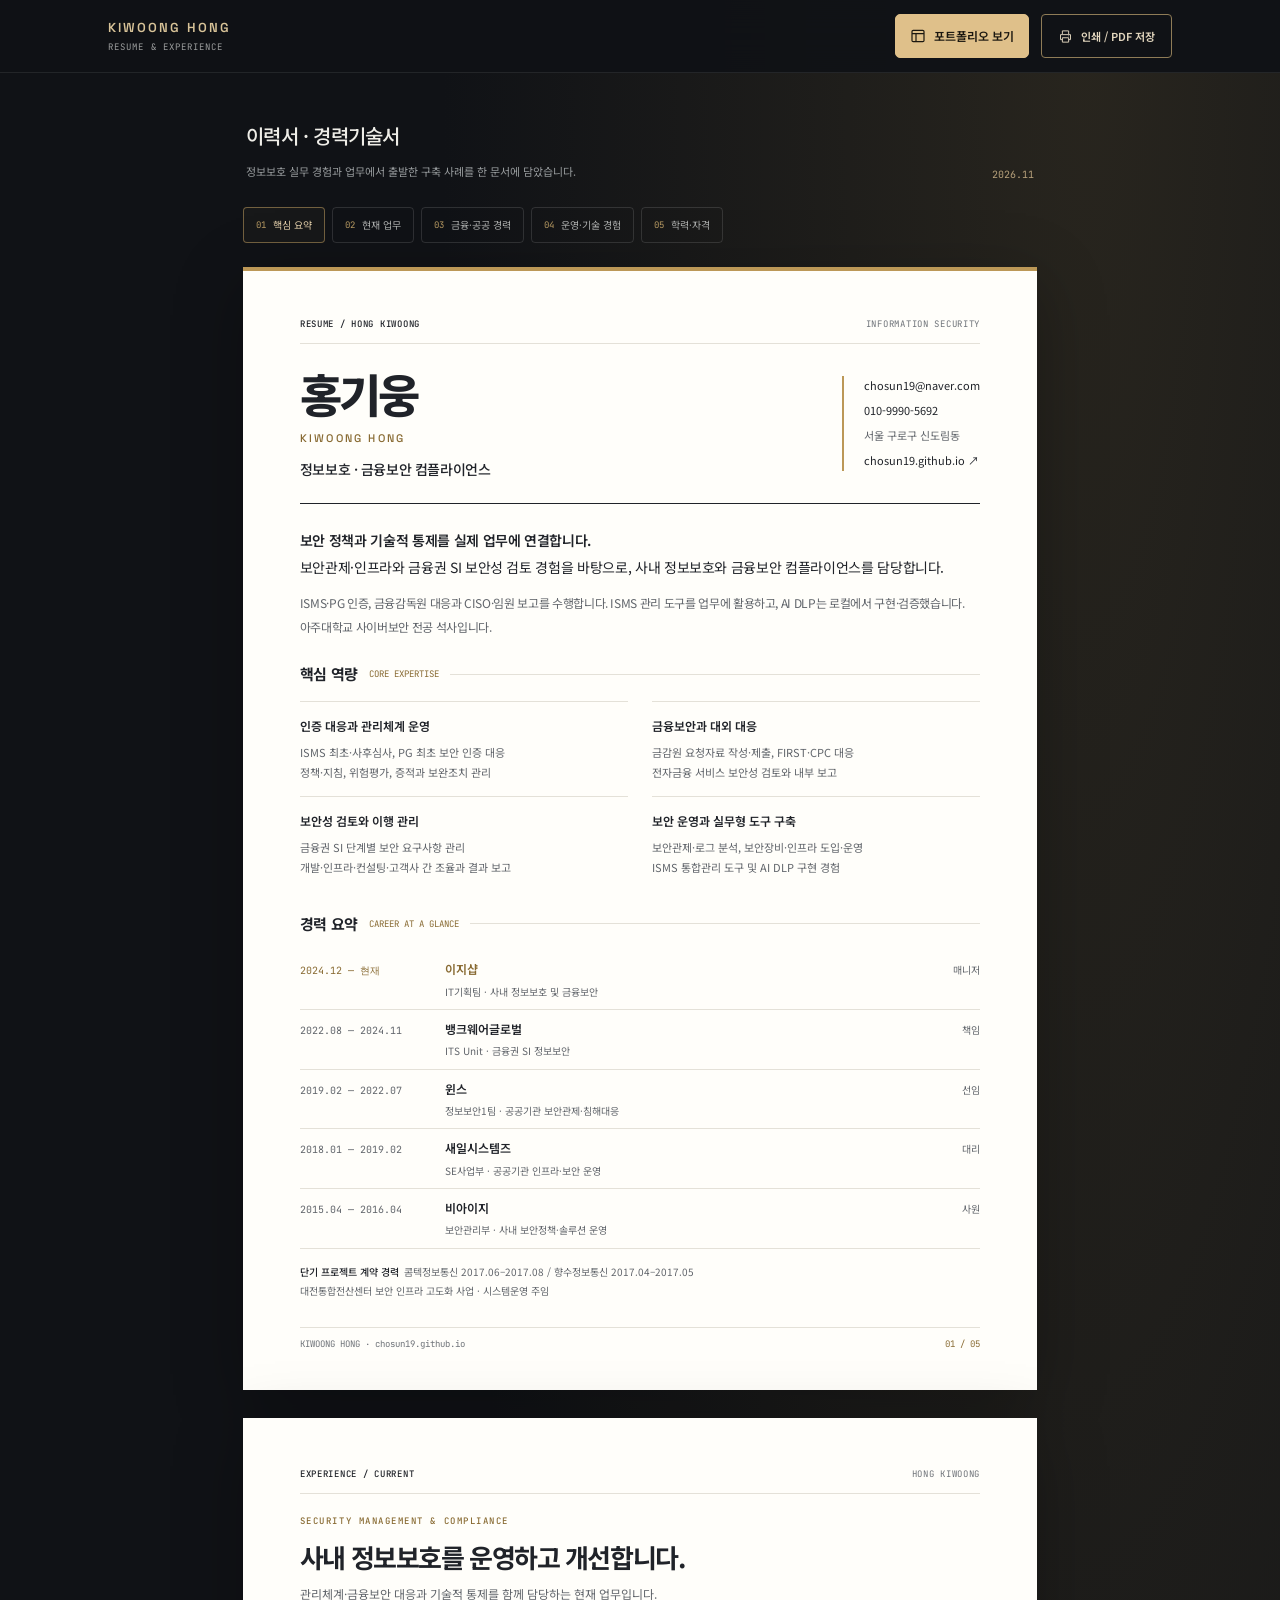
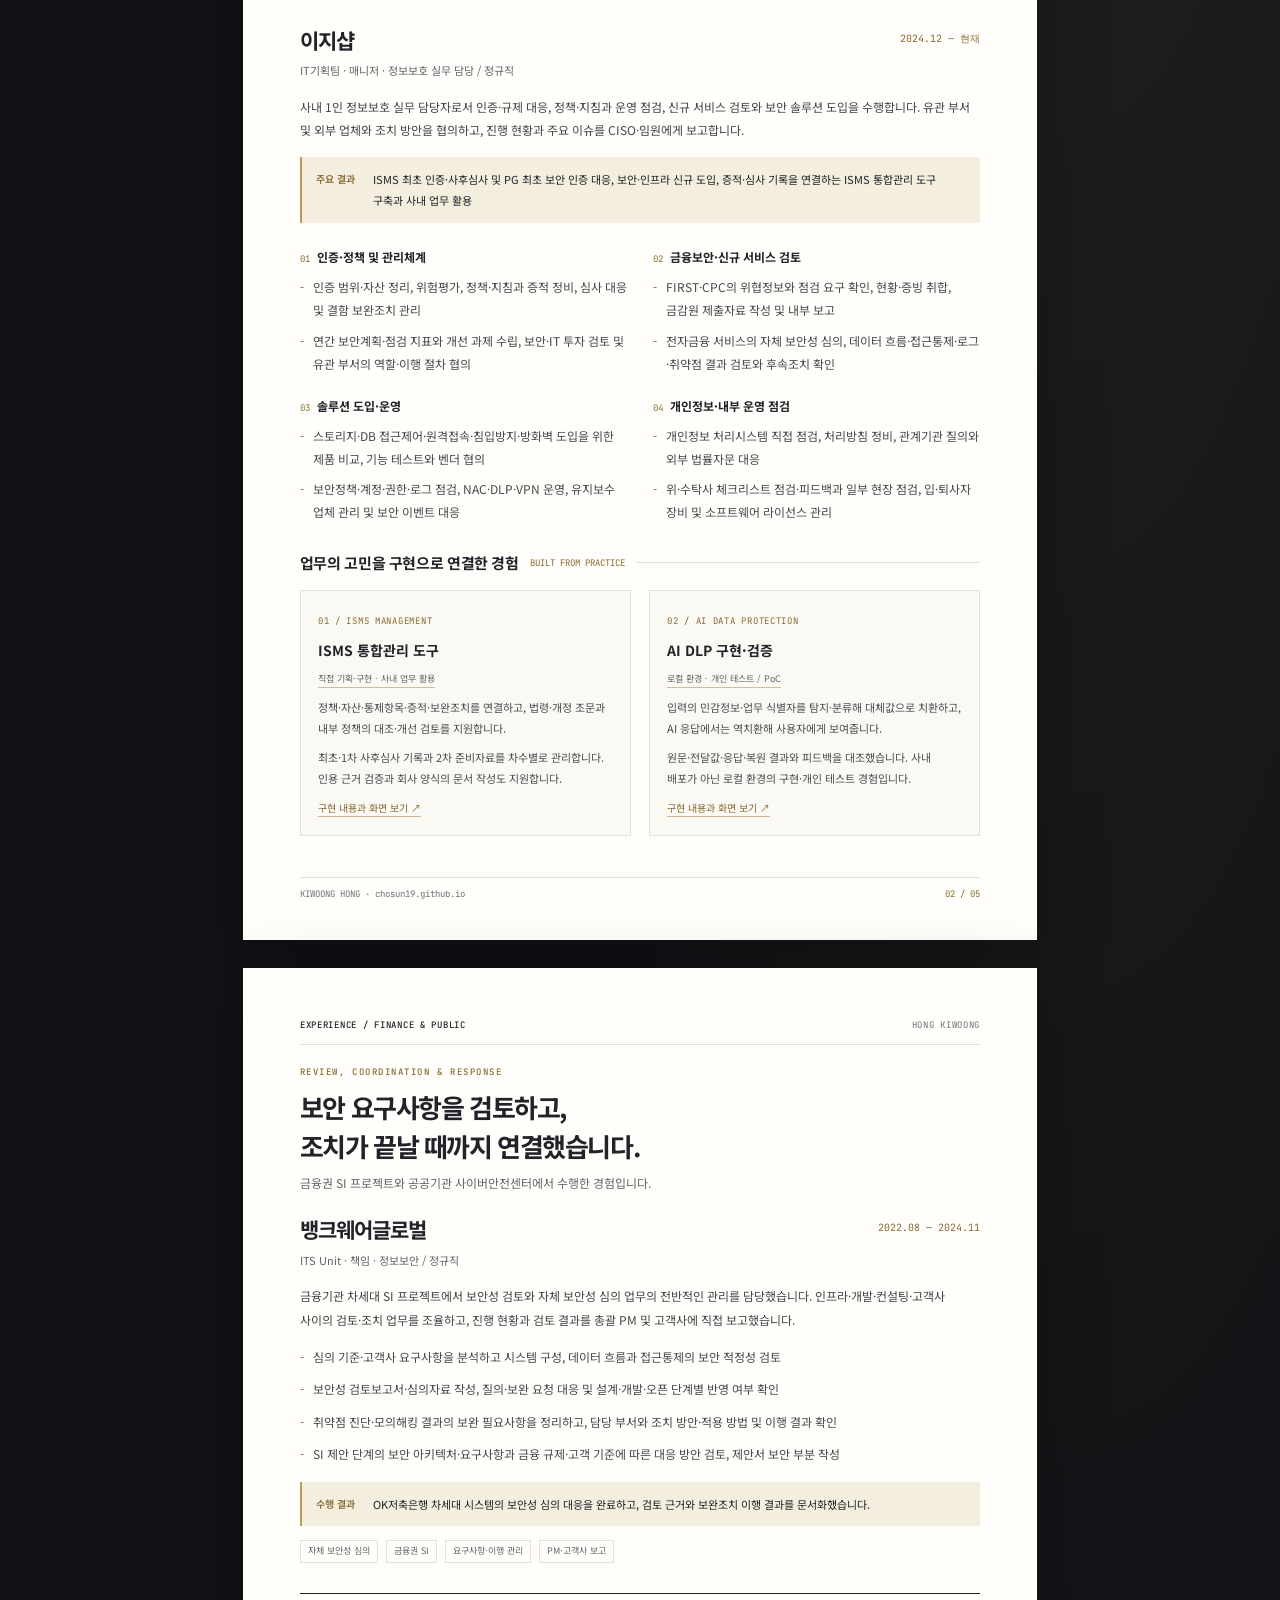
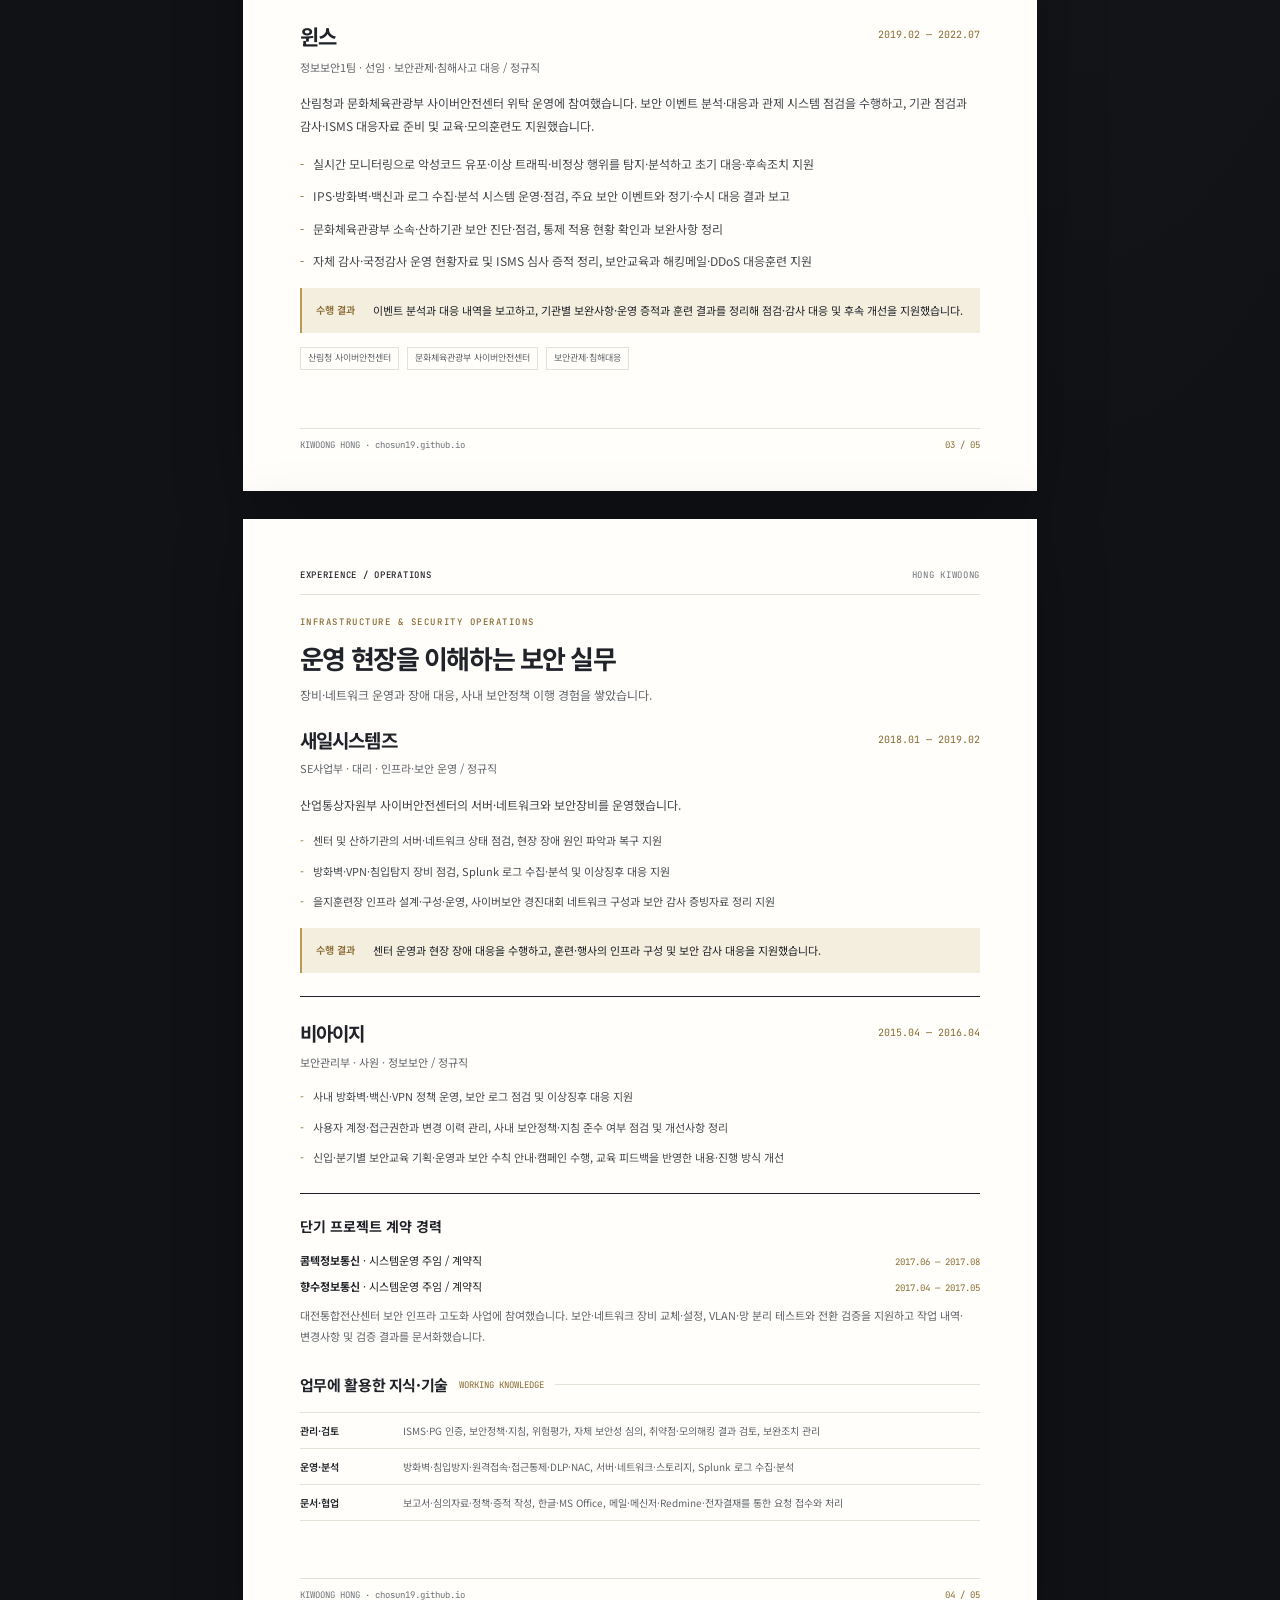
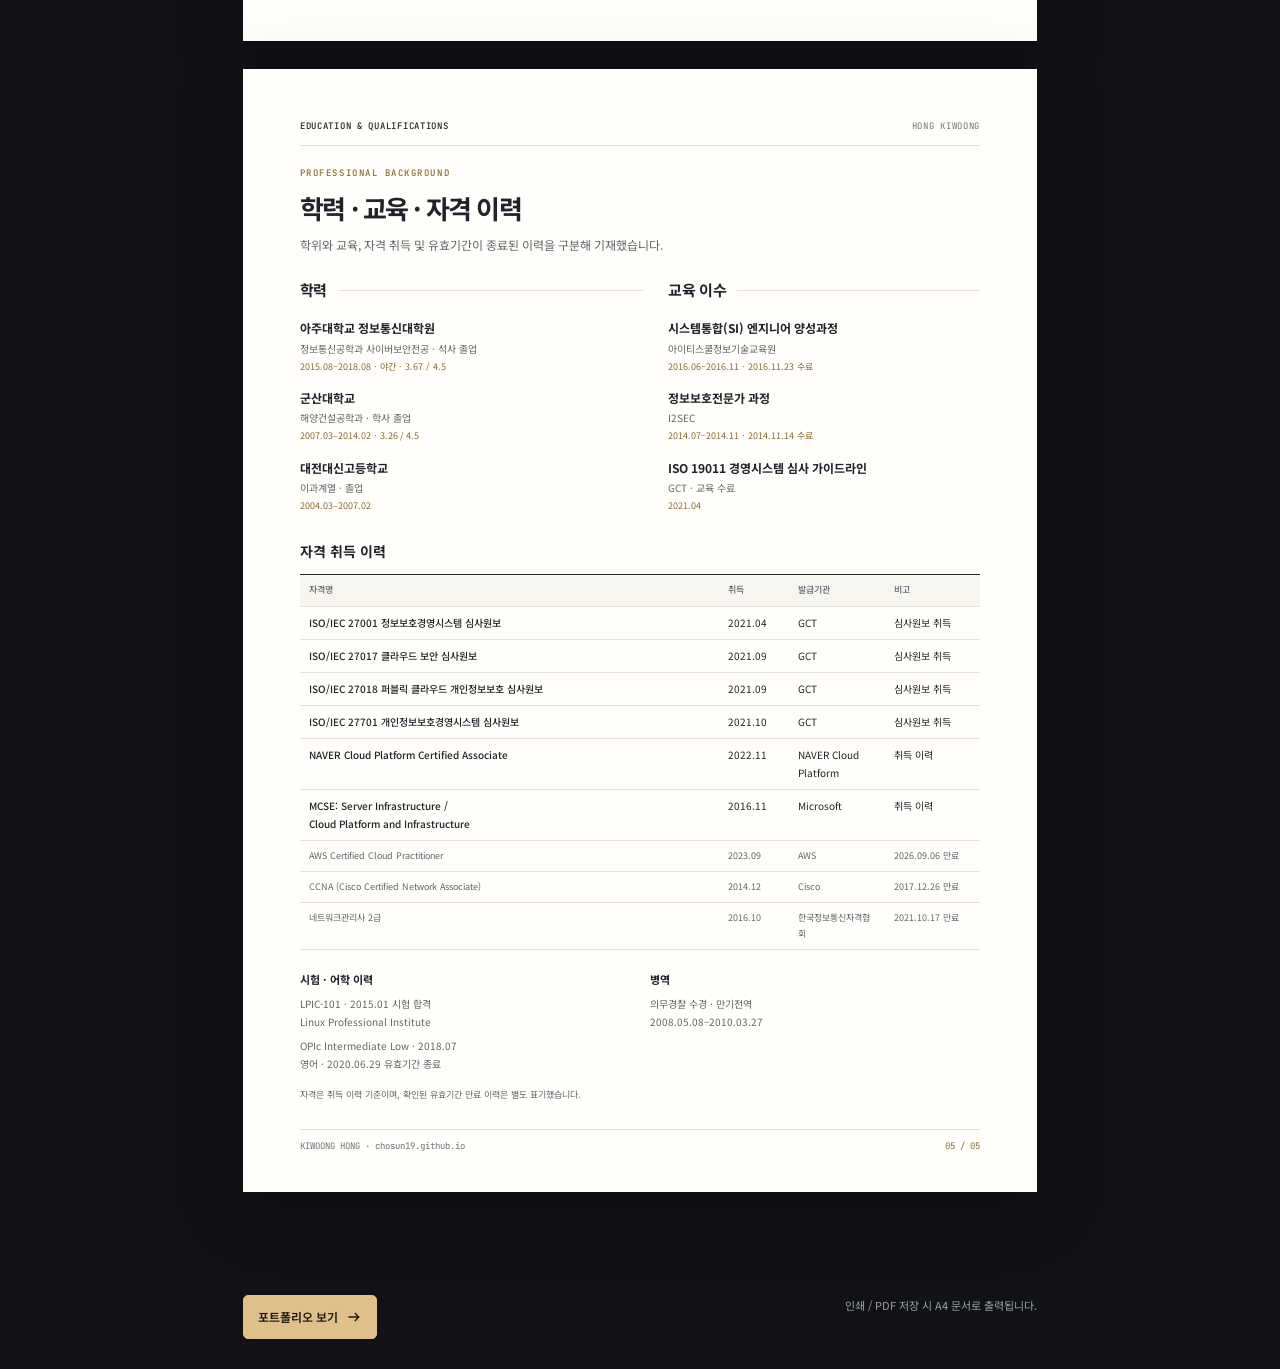
<file: resume.html>
<!DOCTYPE html>
<html lang="ko">
<head>
    <meta charset="UTF-8">
    <meta name="viewport" content="width=device-width, initial-scale=1">
    <meta name="theme-color" content="#101216">
    <meta name="description" content="홍기웅의 이력서와 경력기술서. ISMS·PG 인증 대응, 금융보안 컴플라이언스, 보안성 검토, 보안관제·인프라 운영 및 실무형 보안 도구 구축 경험을 소개합니다.">
    <title>홍기웅 | 이력서·경력기술서</title>
    <link rel="canonical" href="https://chosun19.github.io/resume.html">
    <link rel="preconnect" href="https://fonts.googleapis.com">
    <link rel="preconnect" href="https://fonts.gstatic.com" crossorigin>
    <link href="https://fonts.googleapis.com/css2?family=Space+Grotesk:wght@400;500;600;700&family=JetBrains+Mono:wght@400;500&family=Noto+Sans+KR:wght@400;500;600;700;800&display=swap" rel="stylesheet">
    <style>
        :root {
            color-scheme: light;
            --canvas: #101216;
            --paper: #fffefa;
            --ink: #202329;
            --muted: #61656b;
            --quiet: #6f7379;
            --gold: #bc9857;
            --gold-dark: #886a32;
            --gold-pale: #f4eedf;
            --line: #e4e1d8;
            --wash: #f6f5f0;
            --body-font: 'Noto Sans KR', sans-serif;
            --display-font: 'Space Grotesk', 'Noto Sans KR', sans-serif;
            --mono-font: 'JetBrains Mono', monospace;
        }
        *, *::before, *::after { box-sizing: border-box; }
        html { scroll-behavior: smooth; scroll-padding-top: 100px; }
        body { margin: 0; color: var(--ink); background: radial-gradient(ellipse at 85% 0, #28251e 0, transparent 42%), var(--canvas); font-family: var(--body-font); font-size: 13px; line-height: 1.85; -webkit-font-smoothing: antialiased; }
        h1, h2, h3, h4, p, ul, ol, dl, dd, figure { margin: 0; }
        h1, h2, h3, h4 { word-break: keep-all; }
        a { color: inherit; text-decoration-color: #c8b58e; text-underline-offset: 4px; }
        a:hover { color: var(--gold-dark); }
        button { font: inherit; }
        a:focus-visible, button:focus-visible { outline: 2px solid var(--gold); outline-offset: 5px; }
        .skip-link { position: fixed; top: -70px; left: 20px; z-index: 20; padding: 12px 18px; color: var(--ink); background: var(--paper); }
        .skip-link:focus { top: 10px; }
        .screen-bar { position: sticky; top: 0; z-index: 10; border-bottom: 1px solid #ffffff15; background: #101216ed; backdrop-filter: blur(18px); color: #dddcd6; }
        .bar-inner { max-width: 1120px; margin: auto; min-height: 72px; padding: 14px 28px; display: flex; align-items: center; justify-content: space-between; gap: 24px; }
        .wordmark { font: 600 13px var(--display-font); letter-spacing: .16em; color: #d8c398; text-decoration: none; }
        .wordmark span { display: block; margin-top: 5px; color: #9c9e9e; font: 9px var(--mono-font); letter-spacing: .12em; }
        .bar-actions { display: flex; align-items: center; gap: 20px; }
        .portfolio-link { color: #b8bab8; font-size: 11px; text-decoration: none; }
        .portfolio-link:hover { color: #e2cc9f; }
        .print-button { display: inline-flex; justify-content: center; align-items: center; gap: 8px; min-height: 40px; padding: 9px 16px; border: 1px solid #c4a668; border-radius: 4px; background: #c4a668; color: #17191b; font-size: 11px; font-weight: 600; cursor: pointer; }
        .print-button:hover { background: #d5b77b; }
        .print-button:disabled { cursor: wait; opacity: .6; }
        .screen-intro { max-width: 210mm; margin: 44px auto 26px; display: flex; align-items: end; justify-content: space-between; gap: 24px; padding: 0 3px; color: #eeede7; }
        .screen-intro h2 { font-size: 20px; font-weight: 500; letter-spacing: -.04em; }
        .screen-intro p { margin-top: 7px; color: #979b9d; font-size: 11px; }
        .edition { color: #b7a17b; font: 10px var(--mono-font); white-space: nowrap; }
        .section-nav { display: flex; flex-wrap: wrap; gap: 7px; max-width: 210mm; margin: 0 auto 24px; }
        .section-nav a { display: inline-flex; align-items: center; gap: 7px; min-height: 36px; padding: 7px 12px; border: 1px solid #ffffff20; border-radius: 4px; color: #aeb0af; font-size: 10px; text-decoration: none; }
        .section-nav a span { color: #b99b63; font: 9px var(--mono-font); }
        .section-nav a:hover, .section-nav a[aria-current="location"] { border-color: #ba995d90; color: #e3cfaa; background: #ba995d0b; }
        .document { padding-bottom: 70px; }
        .resume-page { position: relative; width: 210mm; min-height: 297mm; margin: 0 auto 28px; padding: 13mm 15mm 21mm; background: var(--paper); box-shadow: 0 16px 64px #0004; }
        .resume-page:first-child { border-top: 4px solid var(--gold); padding-top: 12mm; }
        .running-head { display: flex; align-items: center; justify-content: space-between; gap: 16px; padding-bottom: 12px; border-bottom: 1px solid var(--line); color: var(--quiet); font: 9px/1.6 var(--mono-font); letter-spacing: .08em; }
        .running-head strong { color: var(--ink); font-weight: 500; }
        .page-heading { padding: 20px 0; }
        .eyebrow { display: block; color: var(--gold-dark); font: 500 9px/1.7 var(--mono-font); letter-spacing: .17em; text-transform: uppercase; }
        .page-heading h2 { margin-top: 7px; font-size: 26px; font-weight: 700; letter-spacing: -.055em; line-height: 1.5; }
        .page-heading p { margin-top: 7px; font-size: 12px; color: var(--muted); word-break: keep-all; }
        .page-footer { position: absolute; bottom: 10mm; left: 15mm; right: 15mm; display: flex; align-items: center; justify-content: space-between; gap: 16px; border-top: 1px solid var(--line); padding-top: 9px; color: var(--quiet); font: 9px/1.7 var(--mono-font); }
        .page-footer a { text-decoration: none; }
        .page-footer span { color: var(--gold-dark); }
        .identity { display: grid; grid-template-columns: 1fr auto; gap: 30px; align-items: center; padding: 20px 0; border-bottom: 1px solid var(--ink); }
        .identity h1 { font-size: 46px; line-height: 1.3; font-weight: 800; letter-spacing: -.065em; }
        .english-name { margin-top: 7px; color: var(--gold-dark); font: 500 11px var(--display-font); letter-spacing: .2em; }
        .job-title { margin-top: 12px; font-size: 14px; font-weight: 500; letter-spacing: -.03em; }
        .contact { display: grid; gap: 5px; padding-left: 20px; border-left: 2px solid var(--gold); font-size: 11px; line-height: 1.8; }
        .contact a { text-decoration: none; }
        .contact .address { color: var(--muted); }
        .profile-copy { padding: 23px 0 22px; font-size: 14px; line-height: 1.95; letter-spacing: -.025em; word-break: keep-all; }
        .profile-copy strong { font-weight: 600; }
        .profile-copy p + p { margin-top: 10px; font-size: 12px; color: var(--muted); }
        .section-heading { display: flex; align-items: center; gap: 11px; margin-bottom: 13px; }
        .section-heading h2, .section-heading h3 { font-size: 15px; font-weight: 700; letter-spacing: -.025em; }
        .section-heading::after { content: ''; flex: 1; height: 1px; background: var(--line); }
        .section-heading > span { color: var(--gold-dark); font: 9px var(--mono-font); }
        .competencies { display: grid; grid-template-columns: 1fr 1fr; gap: 0 24px; padding: 0 0 19px; }
        .competency { padding: 13px 0; border-top: 1px solid var(--line); }
        .competency h3 { font-size: 12px; font-weight: 600; }
        .competency p { margin-top: 5px; font-size: 11px; line-height: 1.85; color: var(--muted); word-break: keep-all; }
        .career-summary { list-style: none; padding: 0; }
        .career-summary li { display: grid; grid-template-columns: 132px 1fr auto; gap: 13px; align-items: baseline; padding: 8px 0; border-bottom: 1px solid var(--line); font-size: 11px; }
        .career-summary .period { font: 10px/1.7 var(--mono-font); color: var(--muted); white-space: nowrap; }
        .career-summary strong { font-size: 12px; font-weight: 600; }
        .career-summary small { display: block; color: var(--muted); font-size: 10px; margin-top: 2px; }
        .career-summary .position { color: var(--muted); font-size: 10px; white-space: nowrap; }
        .current-row .period, .current-row strong { color: var(--gold-dark); }
        .contract-summary { padding-top: 13px; font-size: 10px; line-height: 1.9; color: var(--muted); word-break: keep-all; }
        .contract-summary strong { margin-right: 5px; color: var(--ink); font-weight: 500; }
        .role-heading { display: flex; align-items: start; justify-content: space-between; gap: 20px; margin-bottom: 14px; }
        .role-heading h3 { font-size: 21px; font-weight: 700; letter-spacing: -.045em; line-height: 1.5; }
        .role-heading p { margin-top: 4px; font-size: 11px; color: var(--muted); }
        .role-heading time, .role-period { display: block; padding-top: 5px; color: var(--gold-dark); font: 10px/1.8 var(--mono-font); white-space: nowrap; }
        .role-summary { font-size: 12px; line-height: 1.95; color: #42464b; word-break: keep-all; }
        .outcome { margin-top: 16px; display: grid; grid-template-columns: 45px 1fr; gap: 12px; padding: 12px 14px; border-left: 2px solid var(--gold); background: var(--gold-pale); font-size: 11px; line-height: 1.9; word-break: keep-all; }
        .outcome strong { font-size: 10px; font-weight: 600; color: var(--gold-dark); }
        .scope-grid { display: grid; grid-template-columns: 1fr 1fr; gap: 19px 25px; margin: 23px 0 25px; }
        .scope h3 { font-size: 12px; margin-bottom: 8px; font-weight: 700; }
        .scope h3 span { margin-right: 7px; color: var(--gold-dark); font: 9px var(--mono-font); }
        .dash-list { list-style: none; padding: 0; display: grid; gap: 8px; }
        .dash-list li { position: relative; padding-left: 13px; font-size: 12px; line-height: 1.9; color: #464a4f; word-break: keep-all; overflow-wrap: anywhere; }
        .dash-list li::before { content: '-'; position: absolute; left: 0; top: 0; color: var(--gold-dark); }
        .build-grid { display: grid; grid-template-columns: 1fr 1fr; gap: 18px; }
        .build-card { padding: 16px 17px; border: 1px solid var(--line); background: #faf9f4; }
        .build-type { color: var(--gold-dark); font: 9px var(--mono-font); letter-spacing: .08em; }
        .build-card h4 { margin-top: 7px; font-size: 14px; font-weight: 700; }
        .build-card .build-status { display: inline-block; margin: 7px 0 9px; color: var(--muted); font-size: 9px; border-bottom: 1px solid #cbbf9e; }
        .build-card p { font-size: 11px; line-height: 1.9; color: #4b4f54; word-break: keep-all; }
        .build-card p + p { margin-top: 8px; }
        .build-card a { display: inline-block; margin-top: 10px; color: var(--gold-dark); font-size: 10px; }
        .work-entry + .work-entry { margin-top: 30px; padding-top: 27px; border-top: 1px solid var(--ink); }
        .work-entry > .dash-list { margin-top: 14px; gap: 9px; }
        .work-entry > .dash-list li { font-size: 12px; line-height: 1.95; }
        .context-line { margin-top: 14px; display: flex; flex-wrap: wrap; gap: 5px 8px; }
        .context-line span { display: inline-block; padding: 2px 7px; border: 1px solid var(--line); font-size: 9px; color: var(--muted); }
        .compact-work .role-heading h3 { font-size: 19px; }
        .compact-work .dash-list li { font-size: 11px; }
        .compact-work + .compact-work { margin-top: 23px; padding-top: 22px; }
        .short-contracts { margin-top: 25px; padding-top: 20px; border-top: 1px solid var(--ink); }
        .short-contracts h3 { font-size: 14px; font-weight: 700; }
        .contract-rows { margin-top: 10px; display: grid; gap: 5px; }
        .contract-row { display: flex; align-items: baseline; justify-content: space-between; gap: 14px; font-size: 11px; }
        .contract-row .role-period { padding: 0; font-size: 9px; }
        .short-contracts > p { margin-top: 9px; color: var(--muted); font-size: 11px; line-height: 1.9; word-break: keep-all; }
        .skill-lines { margin-top: 24px; }
        .skill-lines dl { border-top: 1px solid var(--line); }
        .skill-lines dl > div { display: grid; grid-template-columns: 89px 1fr; gap: 14px; padding: 8px 0; border-bottom: 1px solid var(--line); font-size: 10px; line-height: 1.9; }
        .skill-lines dt { font-weight: 600; }
        .skill-lines dd { color: var(--muted); word-break: keep-all; }
        .background-grid { display: grid; grid-template-columns: 1.1fr 1fr; gap: 25px; margin-bottom: 25px; }
        .background-entry + .background-entry { margin-top: 12px; }
        .background-entry h3 { font-size: 12px; line-height: 1.8; }
        .background-entry p { font-size: 10px; color: var(--muted); line-height: 1.9; }
        .background-entry .meta { color: var(--gold-dark); font-size: 9px; }
        .credentials { width: 100%; border-collapse: collapse; font-size: 10px; line-height: 1.8; table-layout: fixed; }
        .credentials caption { text-align: left; padding-bottom: 10px; font-size: 14px; font-weight: 700; }
        .credentials th { padding: 7px 9px; text-align: left; background: var(--wash); border-top: 1px solid var(--ink); border-bottom: 1px solid var(--line); color: var(--muted); font-size: 9px; font-weight: 500; }
        .credentials td { padding: 7px 9px; border-bottom: 1px solid var(--line); vertical-align: top; word-break: keep-all; overflow-wrap: anywhere; }
        .credentials td:first-child { font-weight: 500; }
        .credentials .cert-date { width: 70px; }
        .credentials .cert-org { width: 96px; }
        .credentials .cert-status { width: 95px; }
        .credentials .history td { color: var(--muted); font-size: 9px; }
        .credentials .history td:first-child { font-weight: 400; }
        .qualification-notes { display: grid; grid-template-columns: 1fr 1fr; gap: 20px; margin-top: 19px; }
        .qualification-notes h3 { font-size: 11px; }
        .qualification-notes p { margin-top: 5px; font-size: 10px; line-height: 1.85; color: var(--muted); }
        .record-note { margin-top: 12px; color: var(--muted); font-size: 9px; line-height: 1.95; word-break: keep-all; }
        .screen-bottom { max-width: 210mm; margin: 0 auto; padding: 5px 0 30px; display: flex; justify-content: space-between; gap: 20px; color: #9da09e; font-size: 11px; }
        .screen-bottom a { color: #d1b984; text-decoration: none; }
        .print-hint { color: #8f9495; }
        @media (prefers-reduced-motion: no-preference) {
            .document { animation: document-in .65s ease-out both; }
            @keyframes document-in { from { opacity: 0; transform: translateY(12px); } to { opacity: 1; transform: none; } }
        }
        @media (max-width: 880px) {
            .screen-intro, .section-nav, .screen-bottom { margin-left: 24px; margin-right: 24px; }
            .resume-page { width: calc(100% - 48px); min-height: 0; padding: 36px 38px 73px; }
            .resume-page:first-child { padding-top: 34px; }
            .page-footer { left: 38px; right: 38px; bottom: 24px; }
        }
        @media (max-width: 600px) {
            html { scroll-padding-top: 90px; }
            .bar-inner { min-height: 66px; padding: 12px 17px; gap: 12px; }
            .wordmark { font-size: 10px; letter-spacing: .1em; }
            .wordmark span { font-size: 8px; }
            .bar-actions { gap: 12px; }
            .portfolio-link { font-size: 10px; }
            .print-button { min-height: 38px; padding: 8px 10px; font-size: 10px; }
            .print-button svg { display: none; }
            .screen-intro { margin: 30px 18px 19px; align-items: start; }
            .screen-intro h2 { font-size: 18px; }
            .screen-intro p { max-width: 225px; font-size: 10px; }
            .edition { padding-top: 5px; font-size: 9px; }
            .section-nav { margin: 0 18px 20px; gap: 6px; }
            .section-nav a { font-size: 10px; padding: 6px 9px; }
            .resume-page { width: calc(100% - 24px); margin-bottom: 18px; padding: 26px 23px 65px; }
            .resume-page:first-child { padding-top: 24px; }
            .running-head { gap: 10px; font-size: 8px; letter-spacing: .02em; }
            .running-head > span { text-align: right; }
            .identity { grid-template-columns: 1fr; gap: 22px; padding: 23px 0; }
            .identity h1 { font-size: 40px; }
            .job-title { font-size: 13px; margin-top: 12px; }
            .contact { padding-left: 13px; font-size: 11px; }
            .profile-copy { font-size: 13px; padding: 22px 0; }
            .profile-copy p + p { font-size: 11px; }
            .competencies, .scope-grid, .build-grid, .background-grid, .qualification-notes { grid-template-columns: 1fr; }
            .competencies { gap: 0; }
            .competency { padding: 12px 0; }
            .competency h3 { font-size: 13px; }
            .competency p { font-size: 12px; }
            .career-summary li { grid-template-columns: 1fr auto; gap: 4px 10px; padding: 12px 0; }
            .career-summary .period { grid-column: 1 / -1; font-size: 9px; }
            .career-summary strong { font-size: 13px; }
            .career-summary small { font-size: 11px; }
            .career-summary .position { font-size: 10px; }
            .contract-summary { font-size: 11px; }
            .page-heading { padding: 22px 0; }
            .page-heading h2 { font-size: 24px; }
            .page-heading p { font-size: 12px; }
            .role-heading { flex-direction: column; gap: 6px; }
            .role-heading h3 { font-size: 21px; }
            .role-heading p { font-size: 12px; }
            .role-period { padding-top: 0; }
            .role-summary { font-size: 12px; }
            .scope-grid { gap: 20px; }
            .scope h3 { font-size: 13px; }
            .dash-list li, .compact-work .dash-list li { font-size: 12px; }
            .outcome { grid-template-columns: 1fr; gap: 4px; padding: 12px 13px; font-size: 12px; }
            .outcome strong { font-size: 11px; }
            .build-card { padding: 17px; }
            .build-card p { font-size: 12px; }
            .build-card .build-status, .build-card a { font-size: 11px; }
            .contract-row { flex-direction: column; gap: 0; font-size: 12px; }
            .contract-row + .contract-row { margin-top: 7px; }
            .short-contracts > p { font-size: 12px; }
            .skill-lines dl > div { grid-template-columns: 1fr; gap: 2px; font-size: 11px; padding: 11px 0; }
            .background-grid { gap: 24px; }
            .background-entry h3 { font-size: 13px; }
            .background-entry p, .background-entry .meta { font-size: 11px; }
            .credentials, .credentials tbody, .credentials tr, .credentials td { display: block; width: 100%; }
            .credentials caption { display: block; padding-bottom: 11px; font-size: 15px; }
            .credentials thead { display: none; }
            .credentials tbody { border-top: 1px solid var(--ink); }
            .credentials tr { display: grid; grid-template-columns: 1fr auto; gap: 3px 10px; padding: 12px 0; border-bottom: 1px solid var(--line); }
            .credentials td { padding: 0; border: 0; font-size: 11px; line-height: 1.85; }
            .credentials td:first-child { grid-column: 1 / -1; font-size: 12px; font-weight: 600; }
            .credentials td:nth-child(2) { grid-column: 1; color: var(--muted); }
            .credentials td:nth-child(3) { grid-column: 1; color: var(--muted); }
            .credentials td:nth-child(4) { grid-column: 2; grid-row: 2 / 4; align-self: end; text-align: right; color: var(--gold-dark); }
            .credentials .history td { font-size: 11px; }
            .credentials .history td:first-child { font-size: 12px; }
            .qualification-notes { gap: 18px; }
            .qualification-notes h3 { font-size: 12px; }
            .qualification-notes p, .record-note { font-size: 11px; }
            .page-footer { left: 23px; right: 23px; bottom: 21px; font-size: 8px; gap: 10px; }
            .screen-bottom { margin: 0 21px; flex-direction: column; gap: 9px; font-size: 10px; }
            .document { padding-bottom: 30px; }
        }
        @page { size: A4; margin: 0; }
        @media print {
            html { scroll-behavior: auto; }
            body { background: #fff; font-size: 10pt; -webkit-print-color-adjust: exact; print-color-adjust: exact; }
            .screen-bar, .screen-intro, .section-nav, .screen-bottom, .skip-link, noscript { display: none !important; }
            .document { padding: 0; animation: none; }
            .resume-page { width: 210mm; min-height: 297mm; margin: 0; padding: 13mm 15mm 21mm; border: 0; background: #fff; box-shadow: none; break-after: page; }
            .resume-page:first-child { border-top: 4px solid var(--gold); padding-top: 12mm; }
            .resume-page:last-child { break-after: auto; }
            .page-footer { position: absolute; left: 15mm; right: 15mm; bottom: 10mm; }
            .work-entry, .scope, .build-card, .background-entry, .credentials tr, .outcome { break-inside: avoid; }
            a { text-decoration: none; }
            a[href]::after { content: none !important; }
            h2, h3, h4 { break-after: avoid; }
            p, li { orphans: 2; widows: 2; }
        }
        @media (prefers-reduced-motion: reduce) { html { scroll-behavior: auto; } }
    </style>
    <link rel="stylesheet" href="./css/document-navigation.css?v=20261108-compact-links">
</head>
<body>
    <a class="skip-link" href="#resume">이력서 본문으로 이동</a>
    <header class="screen-bar">
        <div class="bar-inner">
            <a class="wordmark" href="#resume">KIWOONG HONG<span>RESUME &amp; EXPERIENCE</span></a>
            <div class="bar-actions">
                <a class="document-quick-link" href="./"><svg width="16" height="16" viewBox="0 0 20 20" fill="none" stroke="currentColor" stroke-width="1.5" aria-hidden="true"><rect x="2.5" y="3" width="15" height="14" rx="1.5"/><path d="M2.5 7h15M7.5 7v10"/></svg>포트폴리오 보기</a>
                <button class="print-button" id="print-resume" type="button" aria-label="이력서와 경력기술서 인쇄 또는 PDF 저장">
                    <svg width="15" height="15" viewBox="0 0 24 24" fill="none" stroke="currentColor" stroke-width="1.5" aria-hidden="true"><path d="M7 8V3h10v5M7 17H4V9h16v8h-3M7 14h10v7H7z"/><path d="M16 11h1"/></svg>
                    인쇄 / PDF 저장
                </button>
            </div>
        </div>
    </header>
    <div class="screen-intro">
        <div><h2>이력서 · 경력기술서</h2><p>정보보호 실무 경험과 업무에서 출발한 구축 사례를 한 문서에 담았습니다.</p></div>
        <span class="edition">2026.11</span>
    </div>
    <nav class="section-nav" aria-label="문서 목차">
        <a href="#resume" aria-current="location"><span>01</span> 핵심 요약</a>
        <a href="#current"><span>02</span> 현재 업무</a>
        <a href="#finance-public"><span>03</span> 금융·공공 경력</a>
        <a href="#operations"><span>04</span> 운영·기술 경험</a>
        <a href="#qualifications"><span>05</span> 학력·자격</a>
    </nav>
    <noscript><p class="print-hint">브라우저의 인쇄 기능(Ctrl + P)으로 문서를 PDF로 저장할 수 있습니다.</p></noscript>

    <main class="document" aria-label="홍기웅 이력서 및 경력기술서">
        <section class="resume-page" id="resume" aria-labelledby="candidate-name">
            <div class="running-head"><strong>RESUME / HONG KIWOONG</strong><span>INFORMATION SECURITY</span></div>
            <header class="identity">
                <div><h1 id="candidate-name">홍기웅</h1><p class="english-name">KIWOONG HONG</p><p class="job-title">정보보호 · 금융보안 컴플라이언스</p></div>
                <address class="contact" style="font-style: normal">
                    <a href="mailto:chosun19@naver.com">chosun19@naver.com</a>
                    <a href="tel:01099905692">010-9990-5692</a>
                    <span class="address">서울 구로구 신도림동</span>
                    <a href="https://chosun19.github.io/">chosun19.github.io ↗</a>
                </address>
            </header>
            <div class="profile-copy">
                <p><strong>보안 정책과 기술적 통제를 실제 업무에 연결합니다.</strong><br>보안관제·인프라와 금융권 SI 보안성 검토 경험을 바탕으로, 사내 정보보호와 금융보안 컴플라이언스를 담당합니다.</p>
                <p>ISMS·PG 인증, 금융감독원 대응과 CISO·임원 보고를 수행합니다. ISMS 관리 도구를 업무에 활용하고, AI DLP는 로컬에서 구현·검증했습니다. 아주대학교 사이버보안 전공 석사입니다.</p>
            </div>
            <div class="section-heading"><h2>핵심 역량</h2><span>CORE EXPERTISE</span></div>
            <div class="competencies">
                <article class="competency"><h3>인증 대응과 관리체계 운영</h3><p>ISMS 최초·사후심사, PG 최초 보안 인증 대응<br>정책·지침, 위험평가, 증적과 보완조치 관리</p></article>
                <article class="competency"><h3>금융보안과 대외 대응</h3><p>금감원 요청자료 작성·제출, FIRST·CPC 대응<br>전자금융 서비스 보안성 검토와 내부 보고</p></article>
                <article class="competency"><h3>보안성 검토와 이행 관리</h3><p>금융권 SI 단계별 보안 요구사항 관리<br>개발·인프라·컨설팅·고객사 간 조율과 결과 보고</p></article>
                <article class="competency"><h3>보안 운영과 실무형 도구 구축</h3><p>보안관제·로그 분석, 보안장비·인프라 도입·운영<br>ISMS 통합관리 도구 및 AI DLP 구현 경험</p></article>
            </div>
            <div class="section-heading"><h2>경력 요약</h2><span>CAREER AT A GLANCE</span></div>
            <ol class="career-summary">
                <li class="current-row"><span class="period">2024.12 — 현재</span><div><strong>이지샵</strong><small>IT기획팀 · 사내 정보보호 및 금융보안</small></div><span class="position">매니저</span></li>
                <li><span class="period">2022.08 — 2024.11</span><div><strong>뱅크웨어글로벌</strong><small>ITS Unit · 금융권 SI 정보보안</small></div><span class="position">책임</span></li>
                <li><span class="period">2019.02 — 2022.07</span><div><strong>윈스</strong><small>정보보안1팀 · 공공기관 보안관제·침해대응</small></div><span class="position">선임</span></li>
                <li><span class="period">2018.01 — 2019.02</span><div><strong>새일시스템즈</strong><small>SE사업부 · 공공기관 인프라·보안 운영</small></div><span class="position">대리</span></li>
                <li><span class="period">2015.04 — 2016.04</span><div><strong>비아이지</strong><small>보안관리부 · 사내 보안정책·솔루션 운영</small></div><span class="position">사원</span></li>
            </ol>
            <p class="contract-summary"><strong>단기 프로젝트 계약 경력</strong>콤텍정보통신 2017.06–2017.08 / 향수정보통신 2017.04–2017.05<br>대전통합전산센터 보안 인프라 고도화 사업 · 시스템운영 주임</p>
            <footer class="page-footer"><a href="https://chosun19.github.io/">KIWOONG HONG · chosun19.github.io</a><span>01 / 05</span></footer>
        </section>

        <section class="resume-page" id="current" aria-labelledby="current-title">
            <div class="running-head"><strong>EXPERIENCE / CURRENT</strong><span>HONG KIWOONG</span></div>
            <header class="page-heading"><span class="eyebrow">Security Management &amp; Compliance</span><h2 id="current-title">사내 정보보호를 운영하고 개선합니다.</h2><p>관리체계·금융보안 대응과 기술적 통제를 함께 담당하는 현재 업무입니다.</p></header>
            <div class="role-heading"><div><h3>이지샵</h3><p>IT기획팀 · 매니저 · 정보보호 실무 담당 / 정규직</p></div><span class="role-period">2024.12 — 현재</span></div>
            <p class="role-summary">사내 1인 정보보호 실무 담당자로서 인증·규제 대응, 정책·지침과 운영 점검, 신규 서비스 검토와 보안 솔루션 도입을 수행합니다. 유관 부서 및 외부 업체와 조치 방안을 협의하고, 진행 현황과 주요 이슈를 CISO·임원에게 보고합니다.</p>
            <div class="outcome"><strong>주요 결과</strong><p>ISMS 최초 인증·사후심사 및 PG 최초 보안 인증 대응, 보안·인프라 신규 도입, 증적·심사 기록을 연결하는 ISMS 통합관리 도구 구축과 사내 업무 활용</p></div>
            <div class="scope-grid">
                <article class="scope"><h3><span>01</span>인증·정책 및 관리체계</h3><ul class="dash-list"><li>인증 범위·자산 정리, 위험평가, 정책·지침과 증적 정비, 심사 대응 및 결함 보완조치 관리</li><li>연간 보안계획·점검 지표와 개선 과제 수립, 보안·IT 투자 검토 및 유관 부서의 역할·이행 절차 협의</li></ul></article>
                <article class="scope"><h3><span>02</span>금융보안·신규 서비스 검토</h3><ul class="dash-list"><li>FIRST·CPC의 위협정보와 점검 요구 확인, 현황·증빙 취합, 금감원 제출자료 작성 및 내부 보고</li><li>전자금융 서비스의 자체 보안성 심의, 데이터 흐름·접근통제·로그·취약점 결과 검토와 후속조치 확인</li></ul></article>
                <article class="scope"><h3><span>03</span>솔루션 도입·운영</h3><ul class="dash-list"><li>스토리지·DB 접근제어·원격접속·침입방지·방화벽 도입을 위한 제품 비교, 기능 테스트와 벤더 협의</li><li>보안정책·계정·권한·로그 점검, NAC·DLP·VPN 운영, 유지보수 업체 관리 및 보안 이벤트 대응</li></ul></article>
                <article class="scope"><h3><span>04</span>개인정보·내부 운영 점검</h3><ul class="dash-list"><li>개인정보 처리시스템 직접 점검, 처리방침 정비, 관계기관 질의와 외부 법률자문 대응</li><li>위·수탁사 체크리스트 점검·피드백과 일부 현장 점검, 입·퇴사자 장비 및 소프트웨어 라이선스 관리</li></ul></article>
            </div>
            <div class="section-heading"><h3>업무의 고민을 구현으로 연결한 경험</h3><span>BUILT FROM PRACTICE</span></div>
            <div class="build-grid">
                <article class="build-card"><span class="build-type">01 / ISMS MANAGEMENT</span><h4>ISMS 통합관리 도구</h4><span class="build-status">직접 기획·구현 · 사내 업무 활용</span><p>정책·자산·통제항목·증적·보완조치를 연결하고, 법령·개정 조문과 내부 정책의 대조·개선 검토를 지원합니다.</p><p>최초·1차 사후심사 기록과 2차 준비자료를 차수별로 관리합니다. 인용 근거 검증과 회사 양식의 문서 작성도 지원합니다.</p><a href="https://chosun19.github.io/#isms-tool">구현 내용과 화면 보기 ↗</a></article>
                <article class="build-card"><span class="build-type">02 / AI DATA PROTECTION</span><h4>AI DLP 구현·검증</h4><span class="build-status">로컬 환경 · 개인 테스트 / PoC</span><p>입력의 민감정보·업무 식별자를 탐지·분류해 대체값으로 치환하고, AI 응답에서는 역치환해 사용자에게 보여줍니다.</p><p>원문·전달값·응답·복원 결과와 피드백을 대조했습니다. 사내 배포가 아닌 로컬 환경의 구현·개인 테스트 경험입니다.</p><a href="https://chosun19.github.io/#ai-dlp-screens">구현 내용과 화면 보기 ↗</a></article>
            </div>
            <footer class="page-footer"><a href="https://chosun19.github.io/">KIWOONG HONG · chosun19.github.io</a><span>02 / 05</span></footer>
        </section>

        <section class="resume-page" id="finance-public" aria-labelledby="finance-title">
            <div class="running-head"><strong>EXPERIENCE / FINANCE &amp; PUBLIC</strong><span>HONG KIWOONG</span></div>
            <header class="page-heading"><span class="eyebrow">Review, Coordination &amp; Response</span><h2 id="finance-title">보안 요구사항을 검토하고,<br>조치가 끝날 때까지 연결했습니다.</h2><p>금융권 SI 프로젝트와 공공기관 사이버안전센터에서 수행한 경험입니다.</p></header>
            <article class="work-entry">
                <div class="role-heading"><div><h3>뱅크웨어글로벌</h3><p>ITS Unit · 책임 · 정보보안 / 정규직</p></div><span class="role-period">2022.08 — 2024.11</span></div>
                <p class="role-summary">금융기관 차세대 SI 프로젝트에서 보안성 검토와 자체 보안성 심의 업무의 전반적인 관리를 담당했습니다. 인프라·개발·컨설팅·고객사 사이의 검토·조치 업무를 조율하고, 진행 현황과 검토 결과를 총괄 PM 및 고객사에 직접 보고했습니다.</p>
                <ul class="dash-list"><li>심의 기준·고객사 요구사항을 분석하고 시스템 구성, 데이터 흐름과 접근통제의 보안 적정성 검토</li><li>보안성 검토보고서·심의자료 작성, 질의·보완 요청 대응 및 설계·개발·오픈 단계별 반영 여부 확인</li><li>취약점 진단·모의해킹 결과의 보완 필요사항을 정리하고, 담당 부서와 조치 방안·적용 방법 및 이행 결과 확인</li><li>SI 제안 단계의 보안 아키텍처·요구사항과 금융 규제·고객 기준에 따른 대응 방안 검토, 제안서 보안 부분 작성</li></ul>
                <div class="outcome"><strong>수행 결과</strong><p>OK저축은행 차세대 시스템의 보안성 심의 대응을 완료하고, 검토 근거와 보완조치 이행 결과를 문서화했습니다.</p></div>
                <div class="context-line" aria-label="관련 업무"><span>자체 보안성 심의</span><span>금융권 SI</span><span>요구사항·이행 관리</span><span>PM·고객사 보고</span></div>
            </article>
            <article class="work-entry">
                <div class="role-heading"><div><h3>윈스</h3><p>정보보안1팀 · 선임 · 보안관제·침해사고 대응 / 정규직</p></div><span class="role-period">2019.02 — 2022.07</span></div>
                <p class="role-summary">산림청과 문화체육관광부 사이버안전센터 위탁 운영에 참여했습니다. 보안 이벤트 분석·대응과 관제 시스템 점검을 수행하고, 기관 점검과 감사·ISMS 대응자료 준비 및 교육·모의훈련도 지원했습니다.</p>
                <ul class="dash-list"><li>실시간 모니터링으로 악성코드 유포·이상 트래픽·비정상 행위를 탐지·분석하고 초기 대응·후속조치 지원</li><li>IPS·방화벽·백신과 로그 수집·분석 시스템 운영·점검, 주요 보안 이벤트와 정기·수시 대응 결과 보고</li><li>문화체육관광부 소속·산하기관 보안 진단·점검, 통제 적용 현황 확인과 보완사항 정리</li><li>자체 감사·국정감사 운영 현황자료 및 ISMS 심사 증적 정리, 보안교육과 해킹메일·DDoS 대응훈련 지원</li></ul>
                <div class="outcome"><strong>수행 결과</strong><p>이벤트 분석과 대응 내역을 보고하고, 기관별 보완사항·운영 증적과 훈련 결과를 정리해 점검·감사 대응 및 후속 개선을 지원했습니다.</p></div>
                <div class="context-line" aria-label="참여 기관 및 업무"><span>산림청 사이버안전센터</span><span>문화체육관광부 사이버안전센터</span><span>보안관제·침해대응</span></div>
            </article>
            <footer class="page-footer"><a href="https://chosun19.github.io/">KIWOONG HONG · chosun19.github.io</a><span>03 / 05</span></footer>
        </section>

        <section class="resume-page" id="operations" aria-labelledby="operations-title">
            <div class="running-head"><strong>EXPERIENCE / OPERATIONS</strong><span>HONG KIWOONG</span></div>
            <header class="page-heading"><span class="eyebrow">Infrastructure &amp; Security Operations</span><h2 id="operations-title">운영 현장을 이해하는 보안 실무</h2><p>장비·네트워크 운영과 장애 대응, 사내 보안정책 이행 경험을 쌓았습니다.</p></header>
            <article class="work-entry compact-work">
                <div class="role-heading"><div><h3>새일시스템즈</h3><p>SE사업부 · 대리 · 인프라·보안 운영 / 정규직</p></div><span class="role-period">2018.01 — 2019.02</span></div>
                <p class="role-summary">산업통상자원부 사이버안전센터의 서버·네트워크와 보안장비를 운영했습니다.</p>
                <ul class="dash-list"><li>센터 및 산하기관의 서버·네트워크 상태 점검, 현장 장애 원인 파악과 복구 지원</li><li>방화벽·VPN·침입탐지 장비 점검, Splunk 로그 수집·분석 및 이상징후 대응 지원</li><li>을지훈련장 인프라 설계·구성·운영, 사이버보안 경진대회 네트워크 구성과 보안 감사 증빙자료 정리 지원</li></ul>
                <div class="outcome"><strong>수행 결과</strong><p>센터 운영과 현장 장애 대응을 수행하고, 훈련·행사의 인프라 구성 및 보안 감사 대응을 지원했습니다.</p></div>
            </article>
            <article class="work-entry compact-work">
                <div class="role-heading"><div><h3>비아이지</h3><p>보안관리부 · 사원 · 정보보안 / 정규직</p></div><span class="role-period">2015.04 — 2016.04</span></div>
                <ul class="dash-list"><li>사내 방화벽·백신·VPN 정책 운영, 보안 로그 점검 및 이상징후 대응 지원</li><li>사용자 계정·접근권한과 변경 이력 관리, 사내 보안정책·지침 준수 여부 점검 및 개선사항 정리</li><li>신입·분기별 보안교육 기획·운영과 보안 수칙 안내·캠페인 수행, 교육 피드백을 반영한 내용·진행 방식 개선</li></ul>
            </article>
            <section class="short-contracts" aria-labelledby="contract-title">
                <h3 id="contract-title">단기 프로젝트 계약 경력</h3>
                <div class="contract-rows"><div class="contract-row"><span><strong>콤텍정보통신</strong> · 시스템운영 주임 / 계약직</span><span class="role-period">2017.06 — 2017.08</span></div><div class="contract-row"><span><strong>향수정보통신</strong> · 시스템운영 주임 / 계약직</span><span class="role-period">2017.04 — 2017.05</span></div></div>
                <p>대전통합전산센터 보안 인프라 고도화 사업에 참여했습니다. 보안·네트워크 장비 교체·설정, VLAN·망 분리 테스트와 전환 검증을 지원하고 작업 내역·변경사항 및 검증 결과를 문서화했습니다.</p>
            </section>
            <section class="skill-lines" aria-labelledby="skills-title">
                <div class="section-heading"><h3 id="skills-title">업무에 활용한 지식·기술</h3><span>WORKING KNOWLEDGE</span></div>
                <dl><div><dt>관리·검토</dt><dd>ISMS·PG 인증, 보안정책·지침, 위험평가, 자체 보안성 심의, 취약점·모의해킹 결과 검토, 보완조치 관리</dd></div><div><dt>운영·분석</dt><dd>방화벽·침입방지·원격접속·접근통제·DLP·NAC, 서버·네트워크·스토리지, Splunk 로그 수집·분석</dd></div><div><dt>문서·협업</dt><dd>보고서·심의자료·정책·증적 작성, 한글·MS Office, 메일·메신저·Redmine·전자결재를 통한 요청 접수와 처리</dd></div></dl>
            </section>
            <footer class="page-footer"><a href="https://chosun19.github.io/">KIWOONG HONG · chosun19.github.io</a><span>04 / 05</span></footer>
        </section>

        <section class="resume-page" id="qualifications" aria-labelledby="qualification-title">
            <div class="running-head"><strong>EDUCATION &amp; QUALIFICATIONS</strong><span>HONG KIWOONG</span></div>
            <header class="page-heading"><span class="eyebrow">Professional Background</span><h2 id="qualification-title">학력 · 교육 · 자격 이력</h2><p>학위와 교육, 자격 취득 및 유효기간이 종료된 이력을 구분해 기재했습니다.</p></header>
            <div class="background-grid">
                <section aria-labelledby="education-title">
                    <div class="section-heading"><h3 id="education-title">학력</h3></div>
                    <article class="background-entry"><h3>아주대학교 정보통신대학원</h3><p>정보통신공학과 사이버보안전공 · 석사 졸업</p><p class="meta">2015.08–2018.08 · 야간 · 3.67 / 4.5</p></article>
                    <article class="background-entry"><h3>군산대학교</h3><p>해양건설공학과 · 학사 졸업</p><p class="meta">2007.03–2014.02 · 3.26 / 4.5</p></article>
                    <article class="background-entry"><h3>대전대신고등학교</h3><p>이과계열 · 졸업</p><p class="meta">2004.03–2007.02</p></article>
                </section>
                <section aria-labelledby="training-title">
                    <div class="section-heading"><h3 id="training-title">교육 이수</h3></div>
                    <article class="background-entry"><h3>시스템통합(SI) 엔지니어 양성과정</h3><p>아이티스쿨정보기술교육원</p><p class="meta">2016.06–2016.11 · 2016.11.23 수료</p></article>
                    <article class="background-entry"><h3>정보보호전문가 과정</h3><p>I2SEC</p><p class="meta">2014.07–2014.11 · 2014.11.14 수료</p></article>
                    <article class="background-entry"><h3>ISO 19011 경영시스템 심사 가이드라인</h3><p>GCT · 교육 수료</p><p class="meta">2021.04</p></article>
                </section>
            </div>
            <table class="credentials">
                <caption>자격 취득 이력</caption>
                <colgroup><col><col class="cert-date"><col class="cert-org"><col class="cert-status"></colgroup>
                <thead><tr><th scope="col">자격명</th><th scope="col">취득</th><th scope="col">발급기관</th><th scope="col">비고</th></tr></thead>
                <tbody>
                    <tr><td>ISO/IEC 27001 정보보호경영시스템 심사원보</td><td>2021.04</td><td>GCT</td><td>심사원보 취득</td></tr>
                    <tr><td>ISO/IEC 27017 클라우드 보안 심사원보</td><td>2021.09</td><td>GCT</td><td>심사원보 취득</td></tr>
                    <tr><td>ISO/IEC 27018 퍼블릭 클라우드 개인정보보호 심사원보</td><td>2021.09</td><td>GCT</td><td>심사원보 취득</td></tr>
                    <tr><td>ISO/IEC 27701 개인정보보호경영시스템 심사원보</td><td>2021.10</td><td>GCT</td><td>심사원보 취득</td></tr>
                    <tr><td>NAVER Cloud Platform Certified Associate</td><td>2022.11</td><td>NAVER Cloud Platform</td><td>취득 이력</td></tr>
                    <tr><td>MCSE: Server Infrastructure /<br>Cloud Platform and Infrastructure</td><td>2016.11</td><td>Microsoft</td><td>취득 이력</td></tr>
                    <tr class="history"><td>AWS Certified Cloud Practitioner</td><td>2023.09</td><td>AWS</td><td>2026.09.06 만료</td></tr>
                    <tr class="history"><td>CCNA (Cisco Certified Network Associate)</td><td>2014.12</td><td>Cisco</td><td>2017.12.26 만료</td></tr>
                    <tr class="history"><td>네트워크관리사 2급</td><td>2016.10</td><td>한국정보통신자격협회</td><td>2021.10.17 만료</td></tr>
                </tbody>
            </table>
            <div class="qualification-notes">
                <section><h3>시험 · 어학 이력</h3><p>LPIC-101 · 2015.01 시험 합격<br>Linux Professional Institute</p><p>OPIc Intermediate Low · 2018.07<br>영어 · 2020.06.29 유효기간 종료</p></section>
                <section><h3>병역</h3><p>의무경찰 수경 · 만기전역<br>2008.05.08–2010.03.27</p></section>
            </div>
            <p class="record-note">자격은 취득 이력 기준이며, 확인된 유효기간 만료 이력은 별도 표기했습니다.</p>
            <footer class="page-footer"><a href="https://chosun19.github.io/">KIWOONG HONG · chosun19.github.io</a><span>05 / 05</span></footer>
        </section>
    </main>
    <footer class="screen-bottom"><a class="document-quick-link" href="./">포트폴리오 보기 <svg width="16" height="16" viewBox="0 0 20 20" fill="none" stroke="currentColor" stroke-width="1.6" aria-hidden="true"><path d="M3 10h13m-5-5 5 5-5 5"/></svg></a><span>인쇄 / PDF 저장 시 A4 문서로 출력됩니다.</span></footer>
    <script>
        const printButton = document.getElementById('print-resume');
        printButton.addEventListener('click', async () => {
            printButton.disabled = true;
            try {
                if (document.fonts) await document.fonts.ready;
            } finally {
                printButton.disabled = false;
            }
            window.print();
        });

        const sectionLinks = [...document.querySelectorAll('.section-nav a')];
        if ('IntersectionObserver' in window) {
            const observer = new IntersectionObserver(entries => {
                const visible = entries.filter(entry => entry.isIntersecting).sort((a, b) => a.boundingClientRect.top - b.boundingClientRect.top);
                if (!visible.length) return;
                const activeId = visible[0].target.id;
                sectionLinks.forEach(link => {
                    if (link.hash === '#' + activeId) link.setAttribute('aria-current', 'location');
                    else link.removeAttribute('aria-current');
                });
            }, {rootMargin: '-10% 0px -45% 0px', threshold: 0});
            document.querySelectorAll('.resume-page').forEach(section => observer.observe(section));
        }
    </script>
</body>
</html>
</file>
<file: css/document-navigation.css>
/* Shared screen-only links between the portfolio and the printable resume. */
.document-quick-link {
    --document-ink: #1b1710;
    text-decoration: none;
    -webkit-tap-highlight-color: rgba(223, 192, 138, .16);
}

.document-quick-link {
    display: inline-flex;
    flex-shrink: 0;
    align-items: center;
    justify-content: center;
    gap: 8px;
    min-height: 44px;
    padding: 10px 14px;
    border: 1px solid #dfc08a;
    border-radius: 5px;
    background: #dfc08a;
    color: var(--document-ink);
    font: 600 12px/1.6 'Noto Sans KR', sans-serif;
    white-space: nowrap;
    transition: background .2s, box-shadow .2s;
}

.document-quick-link:hover { color: var(--document-ink); background: #f0d9a8; box-shadow: 0 4px 20px #c9a96e20; }
.document-quick-link:focus-visible { outline: 2px solid #f0d9a8; outline-offset: 5px; }
nav .nav-inner { gap: 24px; }
nav .nav-links { margin-left: auto; }
nav .document-quick-link { margin-left: 0; }
.portfolio-footer-actions { display: flex; align-items: center; justify-content: space-between; gap: 24px; }
.screen-bar .bar-actions { gap: 12px; }
.screen-bar .print-button { min-height: 44px; background: transparent; border-color: #8f7c57; color: #e3d7bf; }
.screen-bar .print-button:hover { background: #c9a96e12; }
.screen-bottom .document-quick-link { color: var(--document-ink); }

@media (max-width: 1280px) {
    nav .nav-inner { gap: 12px; }
    nav .nav-inner .logo { margin-right: auto; }
    nav .mobile-nav-toggle { display: inline-flex; flex-shrink: 0; min-height: 44px; }
    nav .nav-links { display: none; }
    nav .nav-links.is-open { display: grid; grid-template-columns: repeat(2, minmax(0, 1fr)); gap: 0; position: absolute; top: 72px; left: 16px; right: 16px; margin: 0; padding: 12px; border: 1px solid var(--border-hover); border-radius: 10px; background: #12141c; box-shadow: 0 24px 60px #0008; }
    nav .nav-links.is-open .nav-link { display: block; padding: 14px 12px; color: var(--text); font-size: 11px; letter-spacing: 1px; }
    nav .nav-links.is-open .nav-link::after { display: none; }
}

@media (max-width: 600px) {
    nav .nav-inner { padding-right: 16px; padding-left: 16px; gap: 8px; }
    nav .nav-inner .logo { max-width: 100px; font-size: 15px; line-height: 1.35; letter-spacing: 1px; white-space: normal; }
    nav .document-quick-link { padding: 9px 11px; font-size: 11px; }
    nav .document-quick-link > svg { display: none; }
    nav .mobile-nav-toggle { padding: 8px 10px; gap: 7px; }
    .screen-bar .bar-inner { flex-wrap: wrap; gap: 12px; padding: 12px 18px; }
    .screen-bar .wordmark { display: flex; align-items: center; justify-content: space-between; gap: 12px; width: 100%; }
    .screen-bar .wordmark span { margin-top: 0; font-size: 7px; letter-spacing: .05em; }
    .screen-bar .bar-actions { display: grid; grid-template-columns: 1fr 1fr; width: 100%; gap: 10px; }
    .screen-bar .document-quick-link,
    .screen-bar .print-button { padding: 10px 8px; font-size: 11px; }
    html:has(.screen-bar) { scroll-padding-top: 130px; }
    .portfolio-footer-actions { align-items: flex-start; flex-direction: column; gap: 18px; }
    .screen-bottom .document-quick-link { align-self: flex-start; }
}

@media (prefers-reduced-motion: reduce) {
    .document-quick-link { transition: none; }
}

@media print {
    .document-quick-link { display: none !important; }
}
</file>
